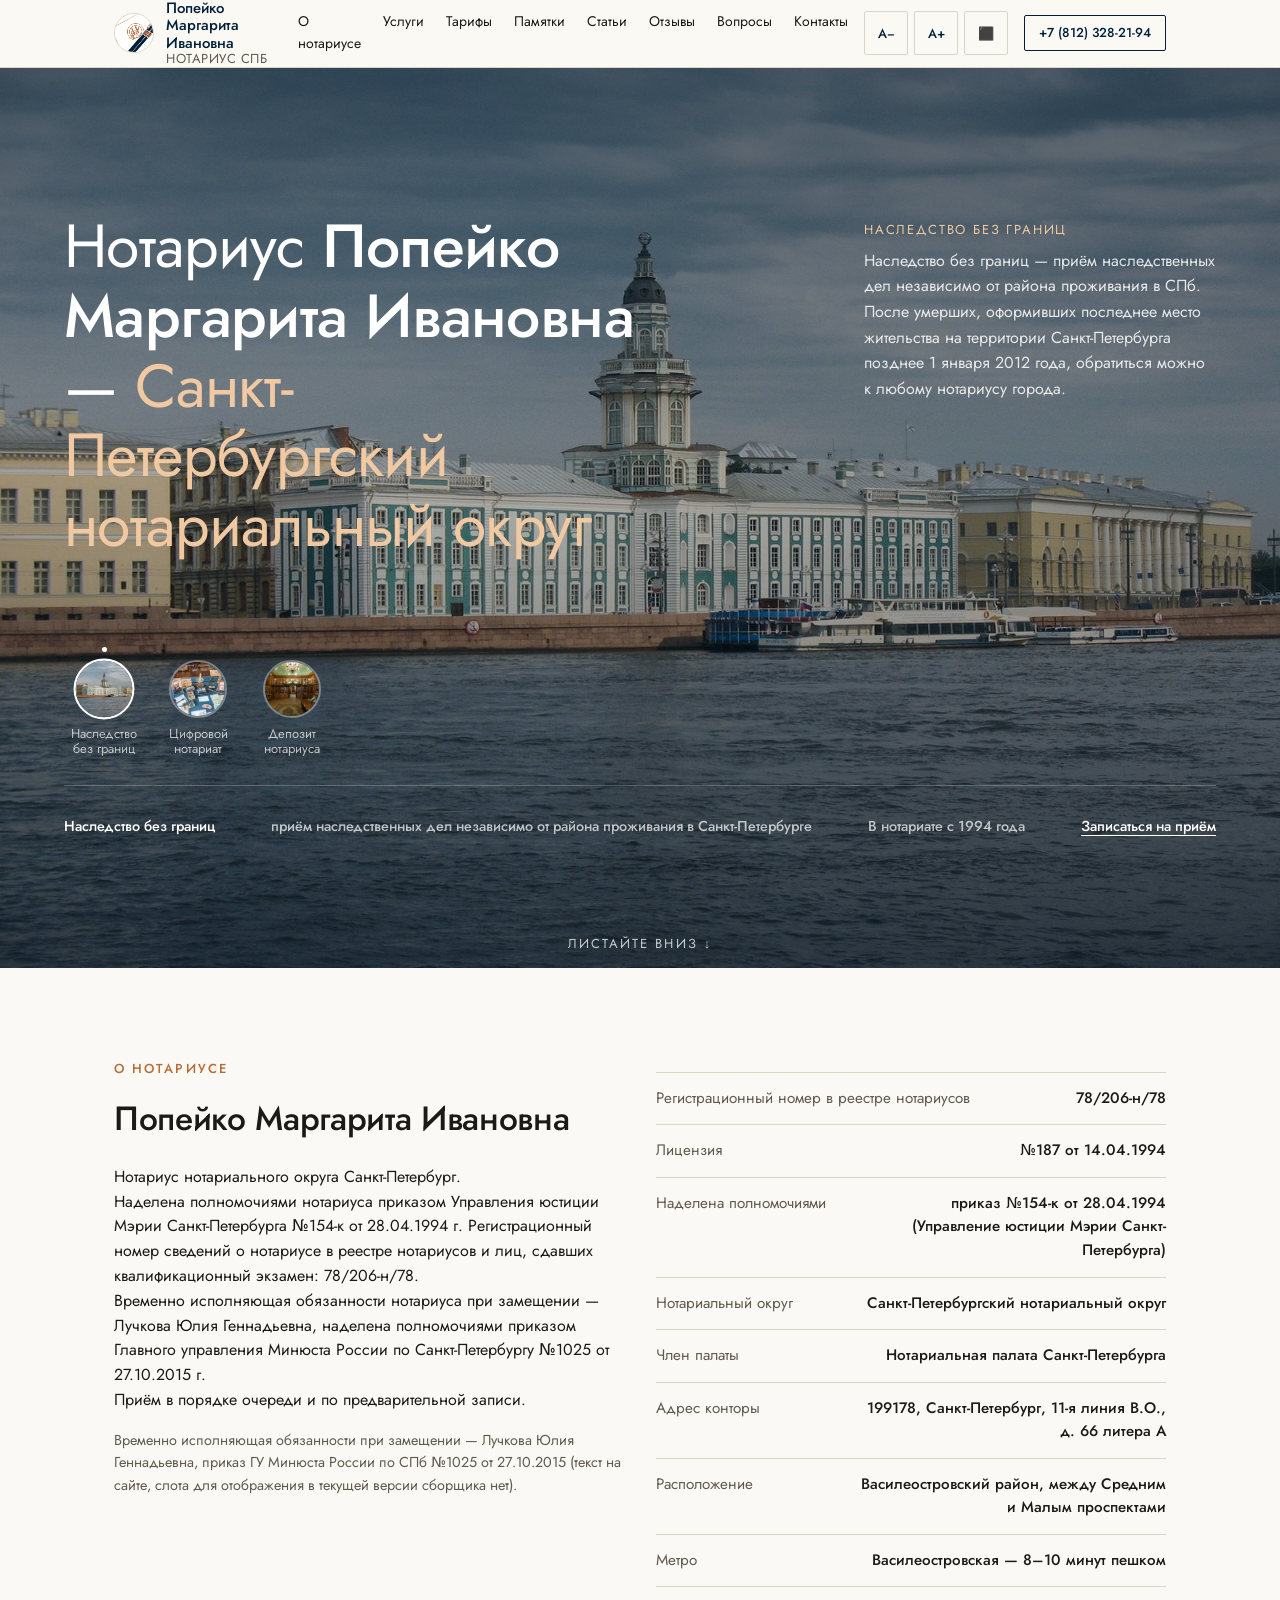
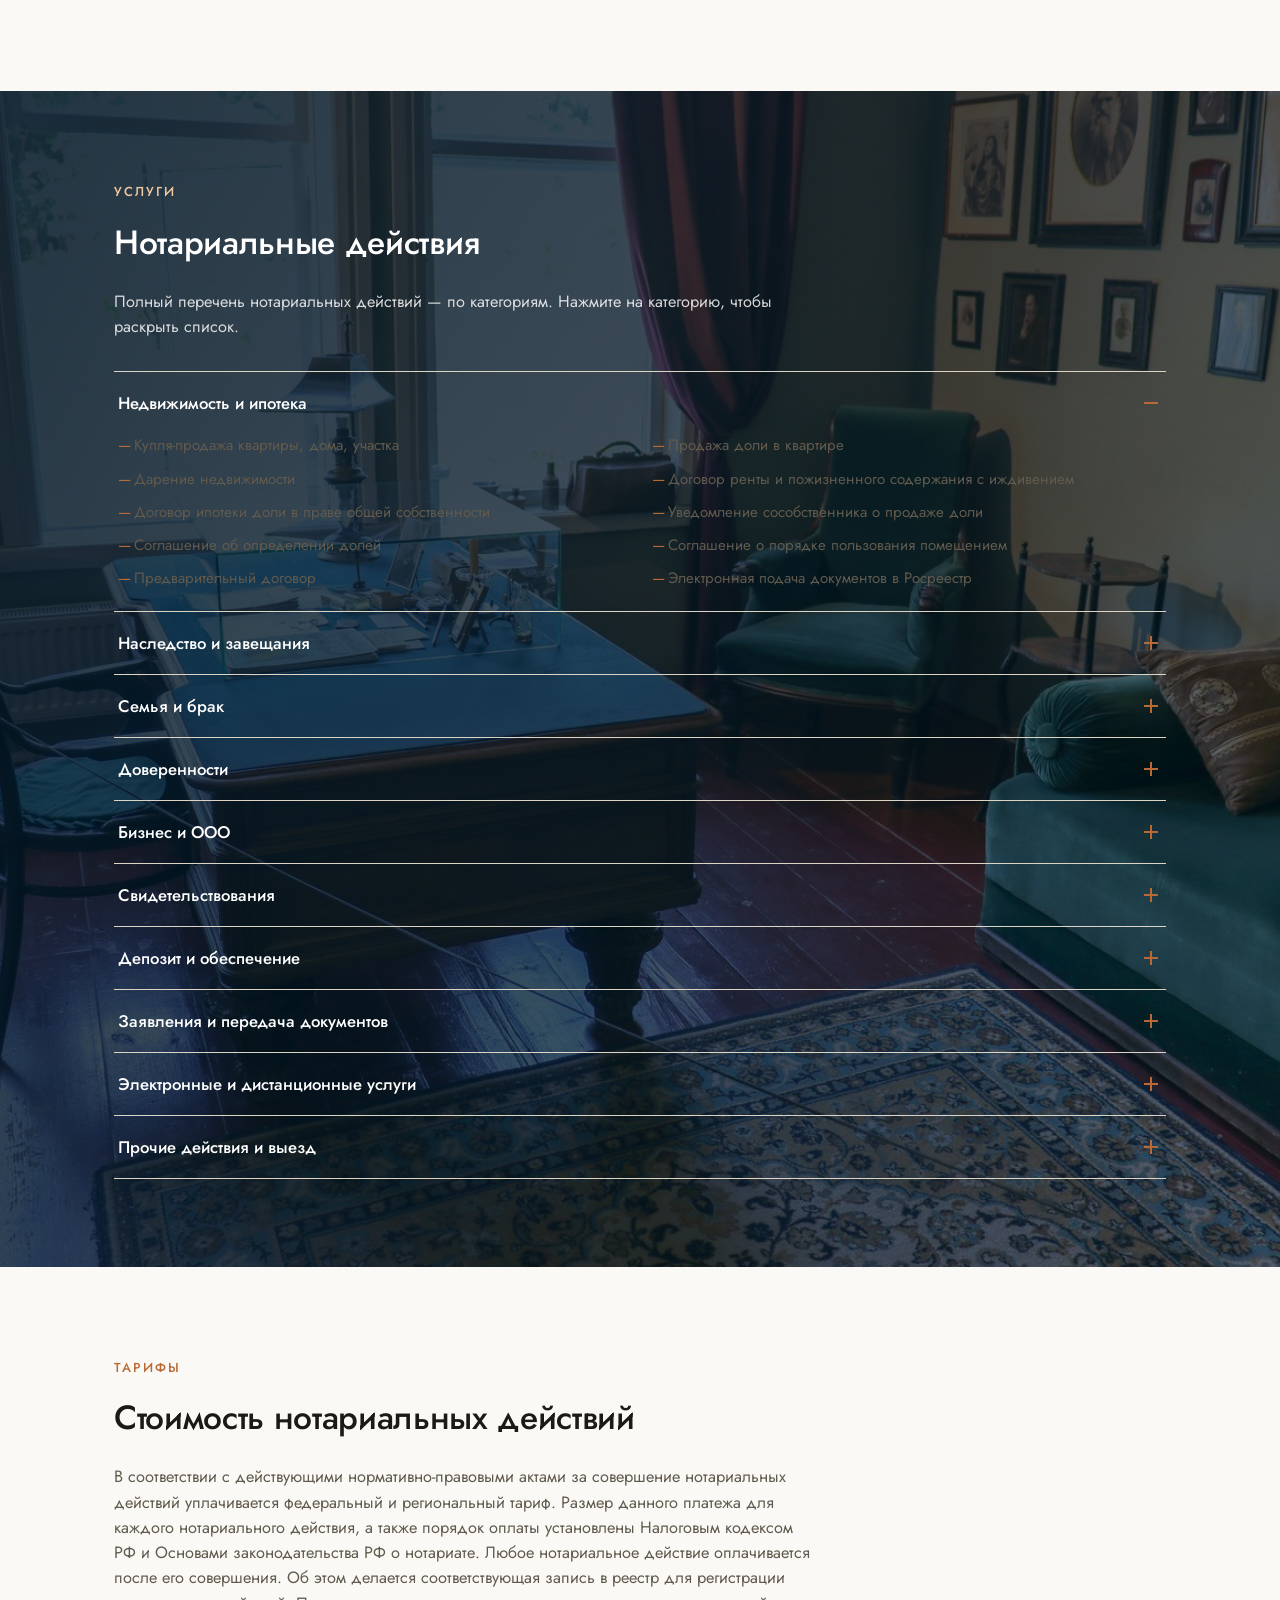
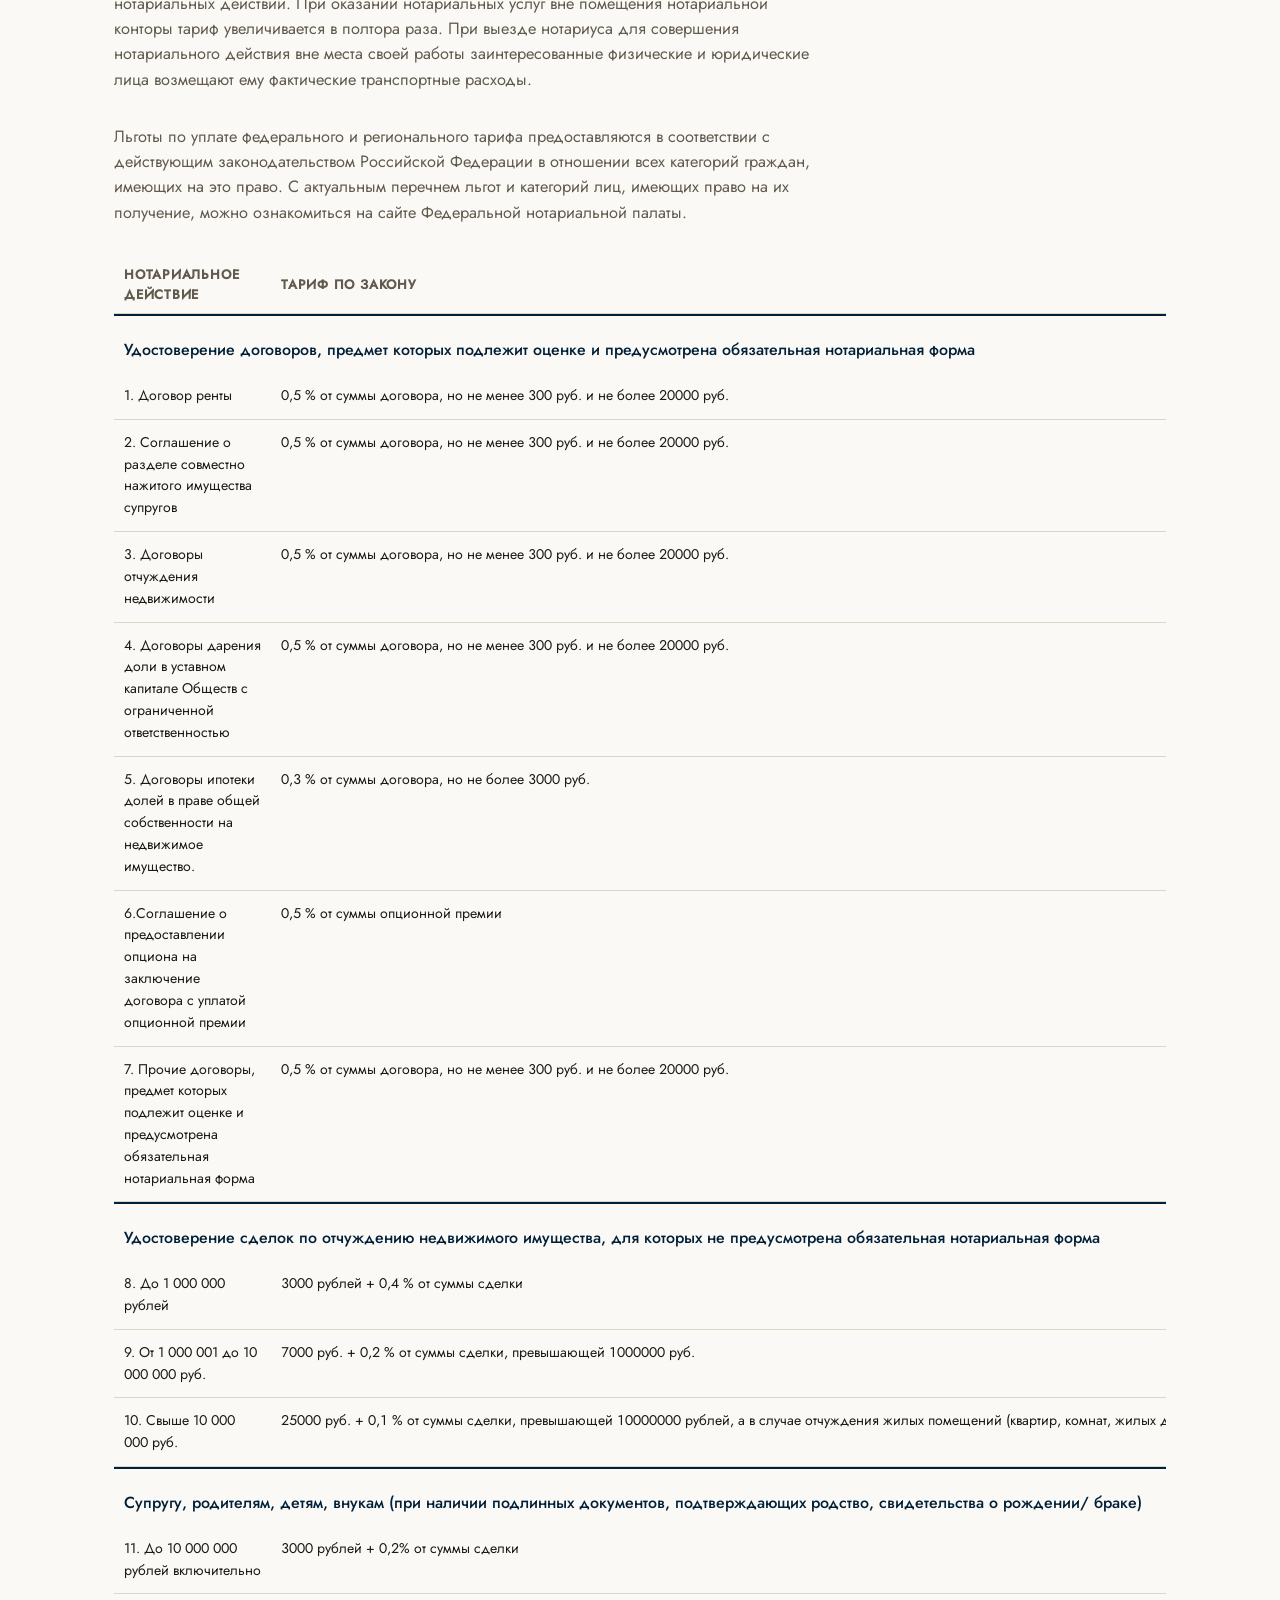
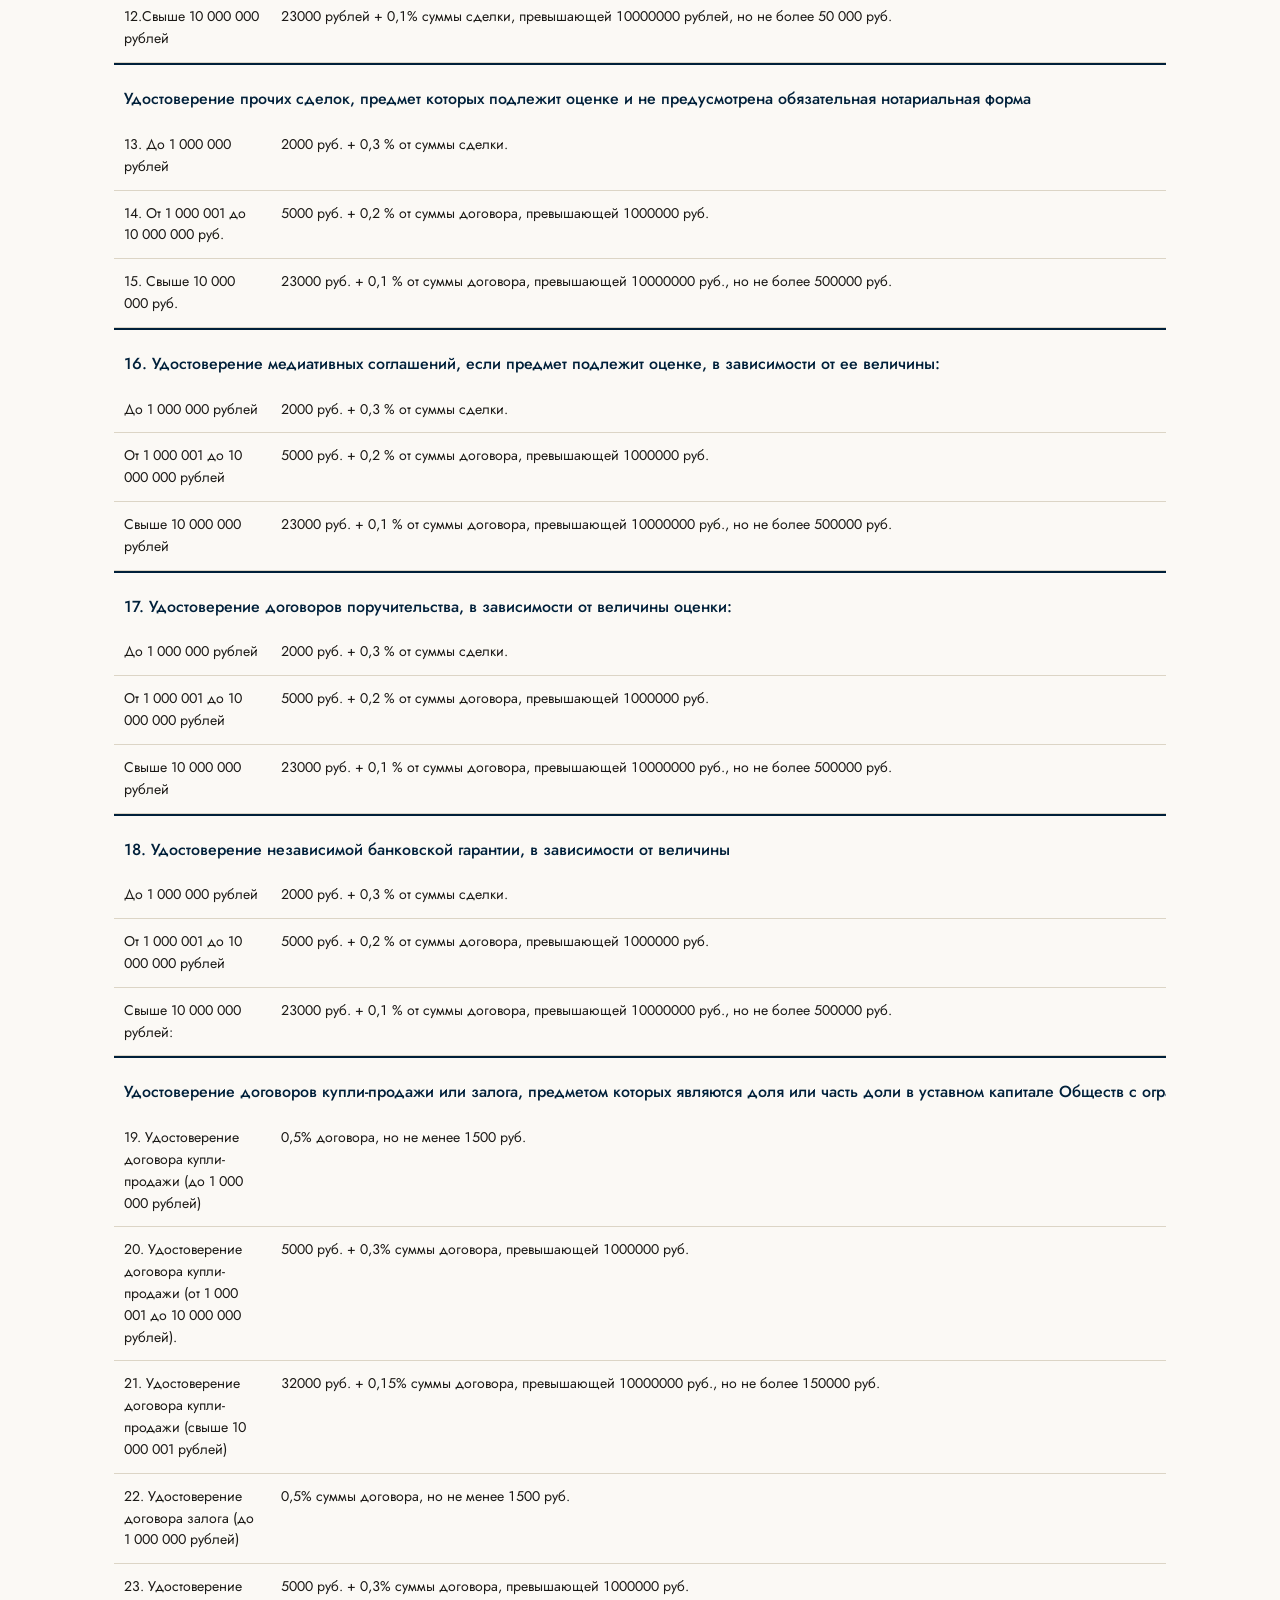
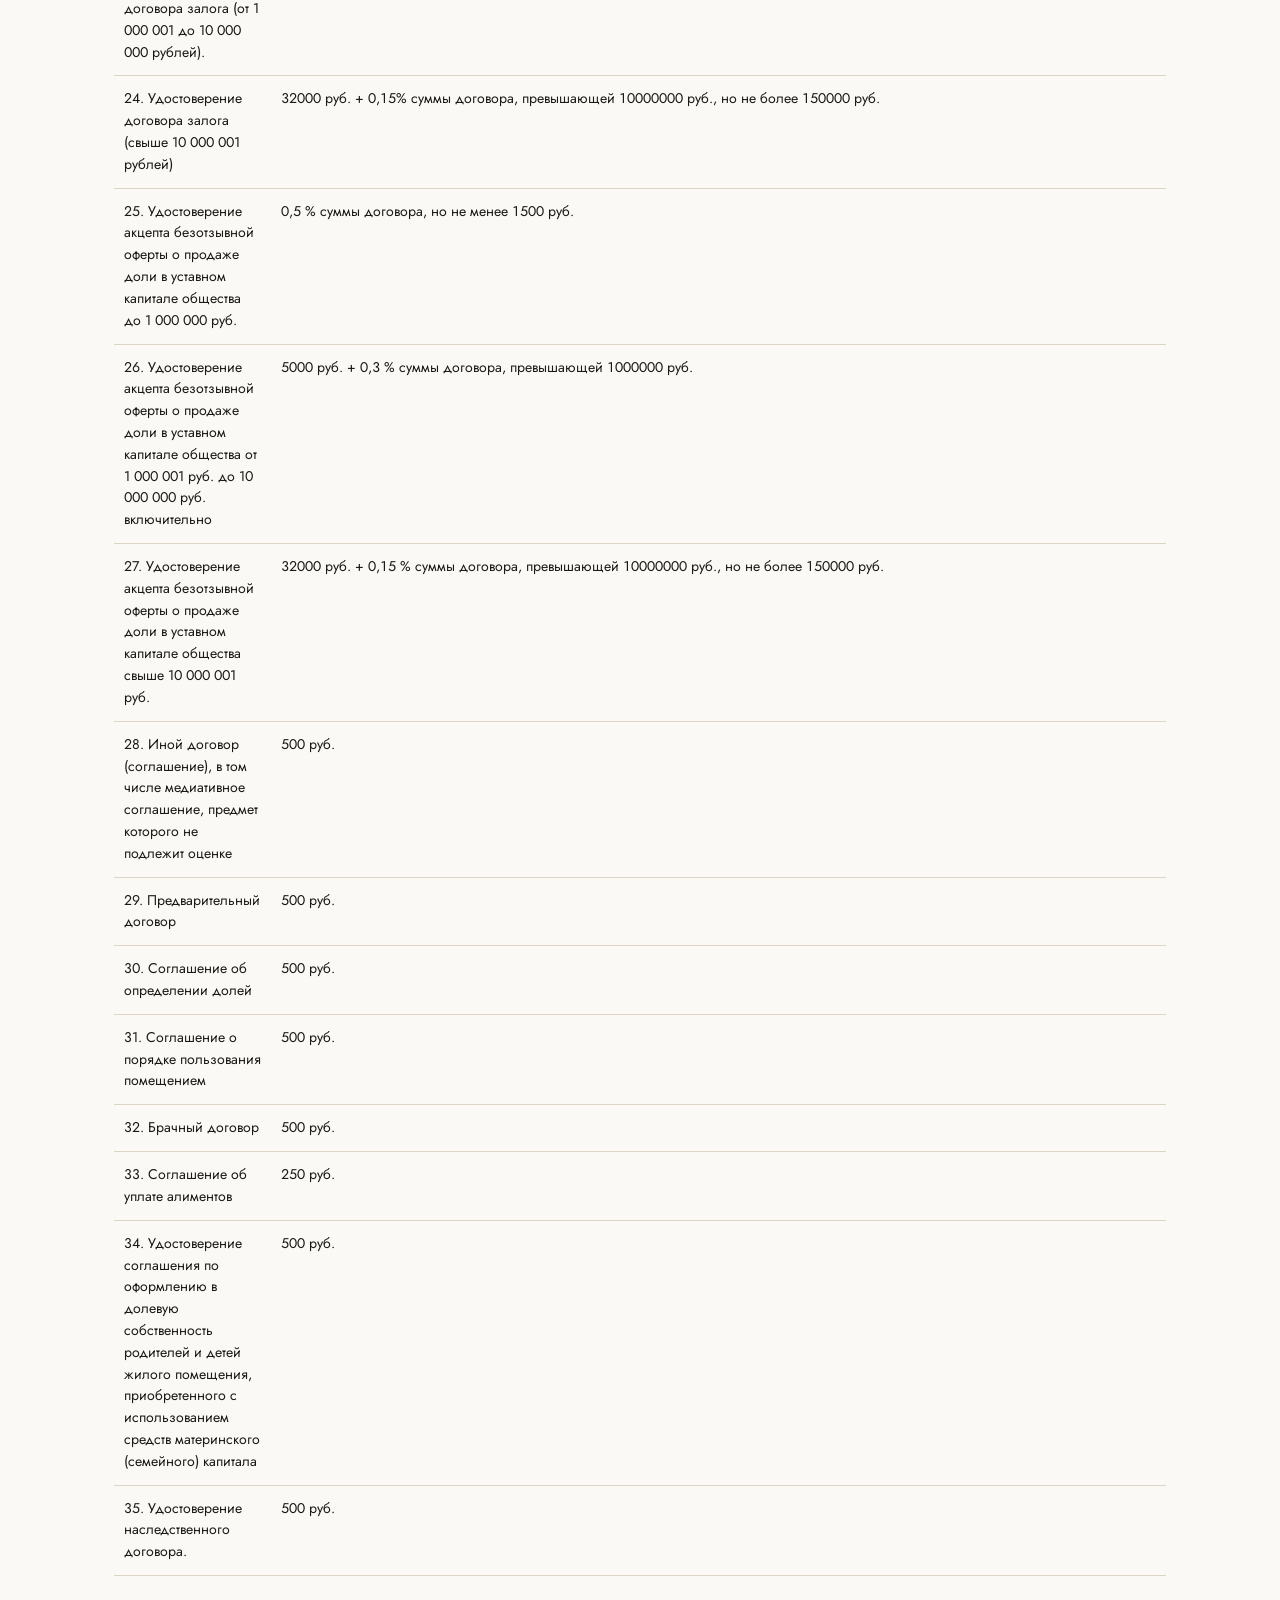
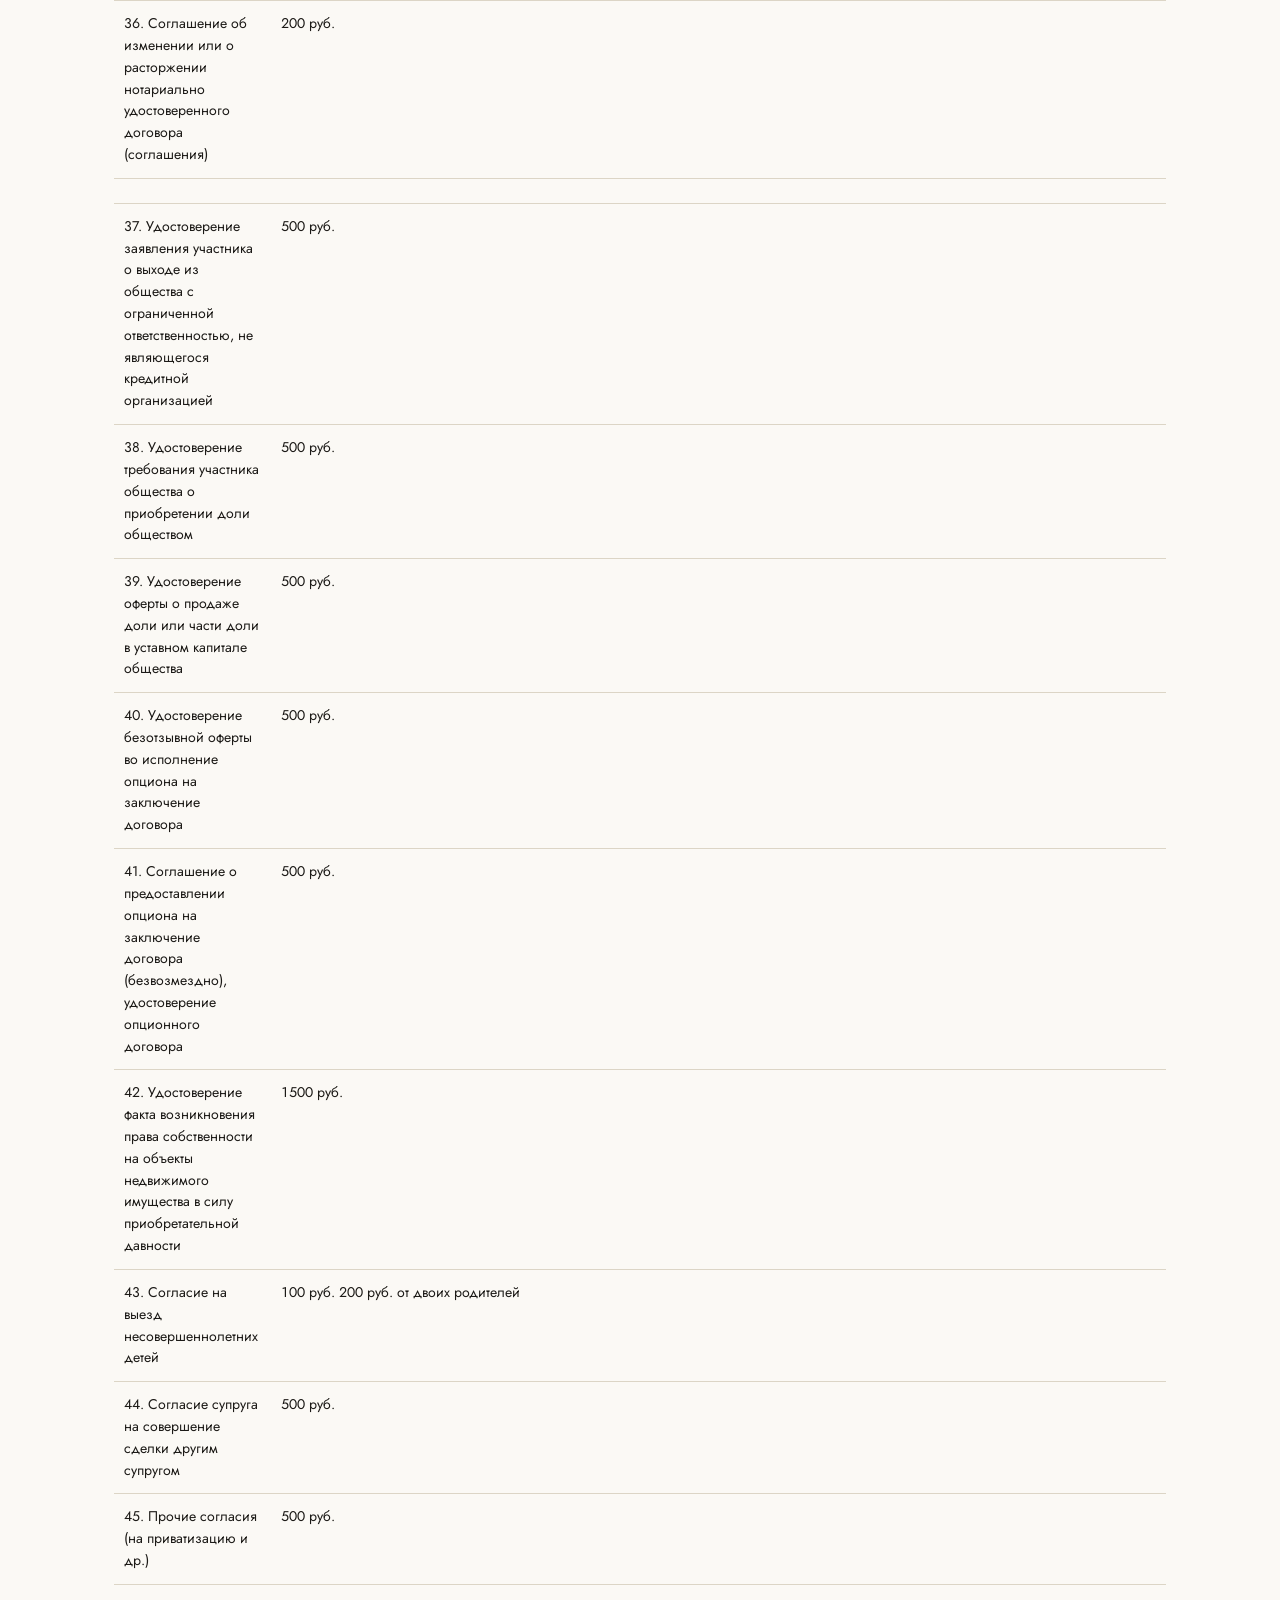
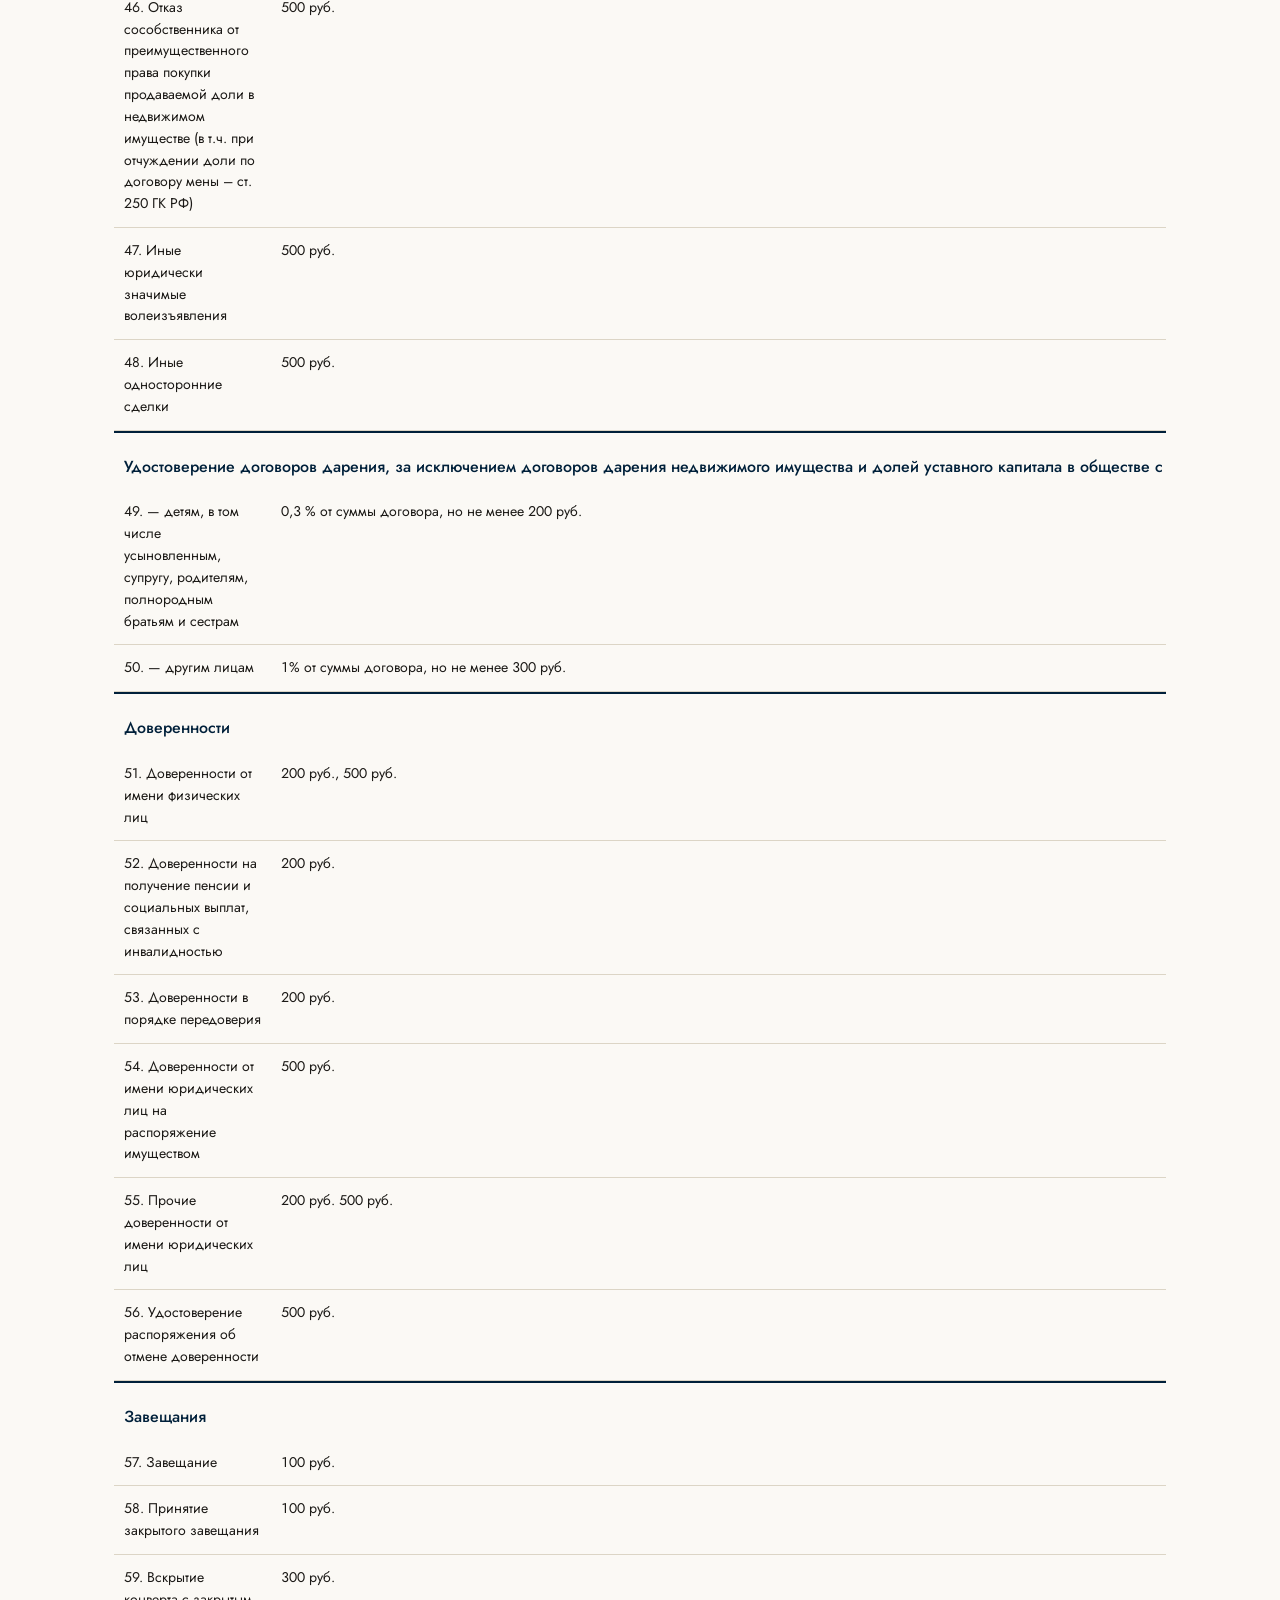
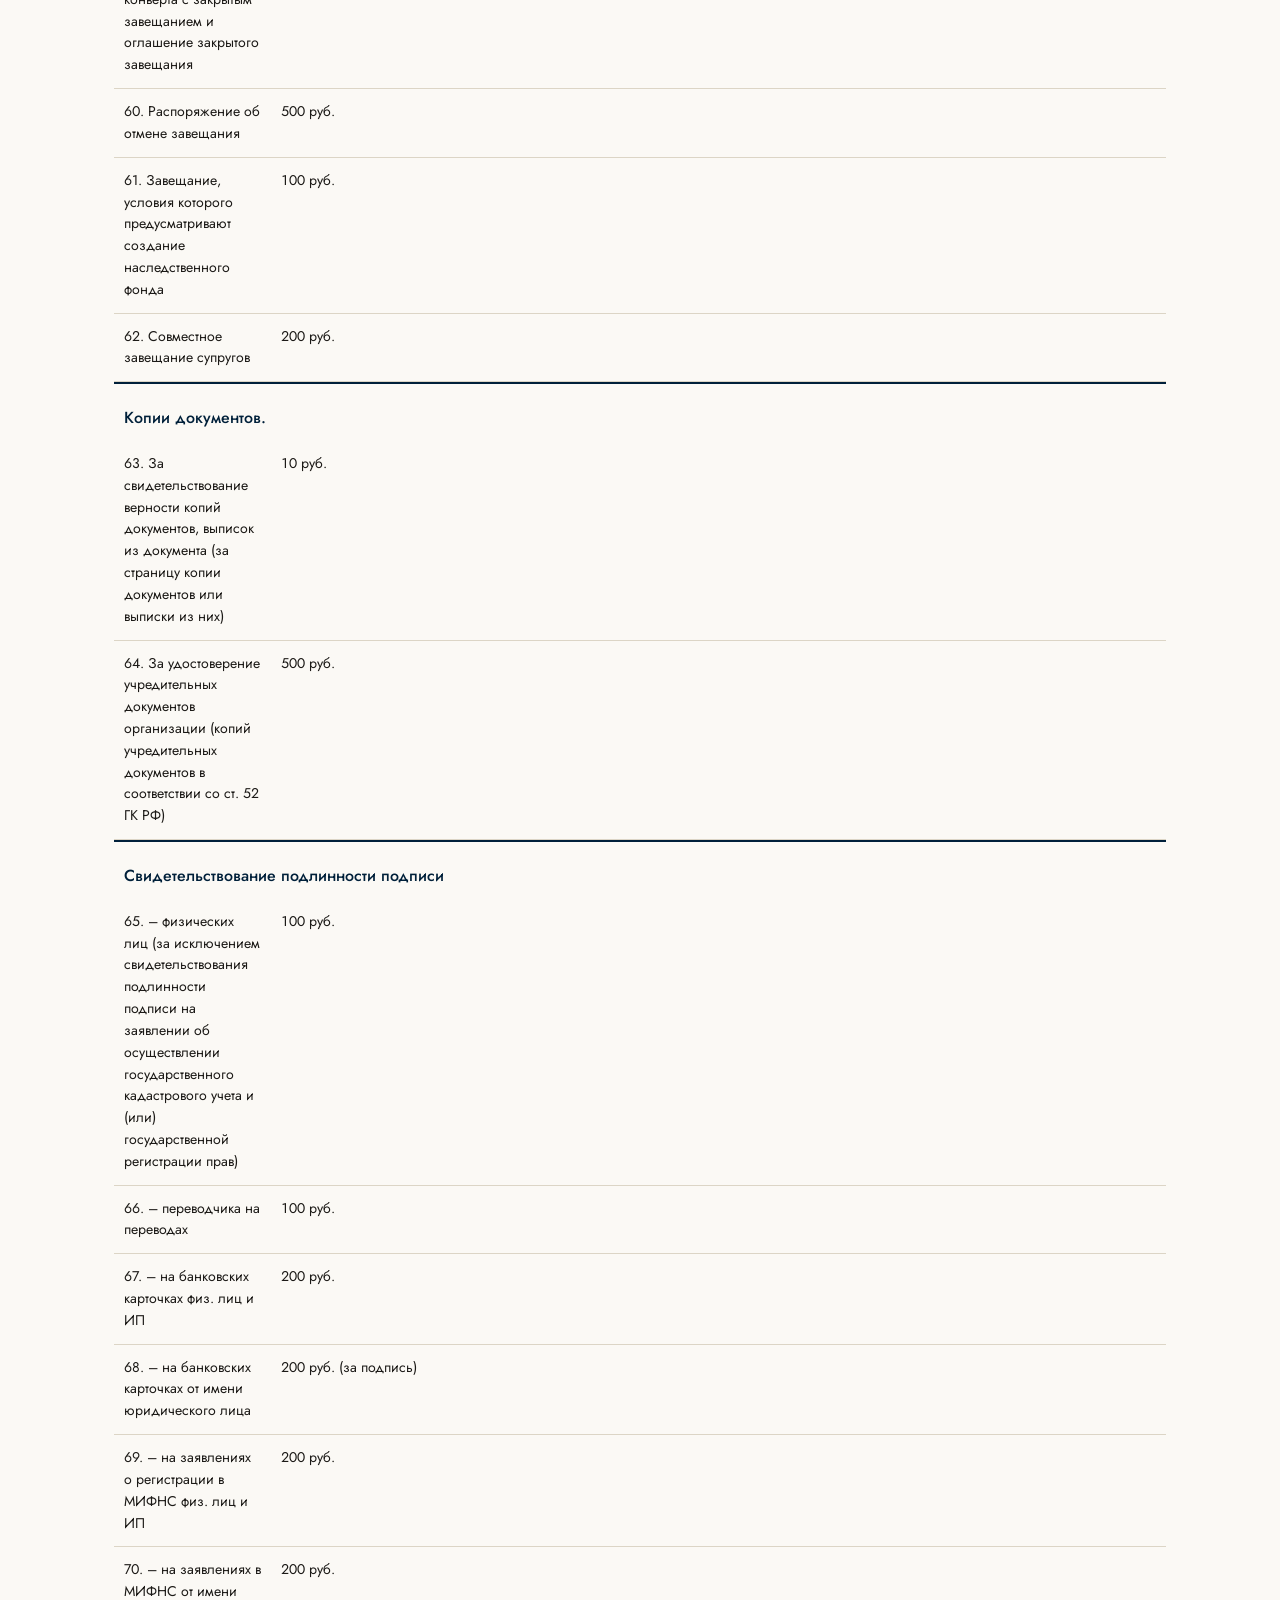
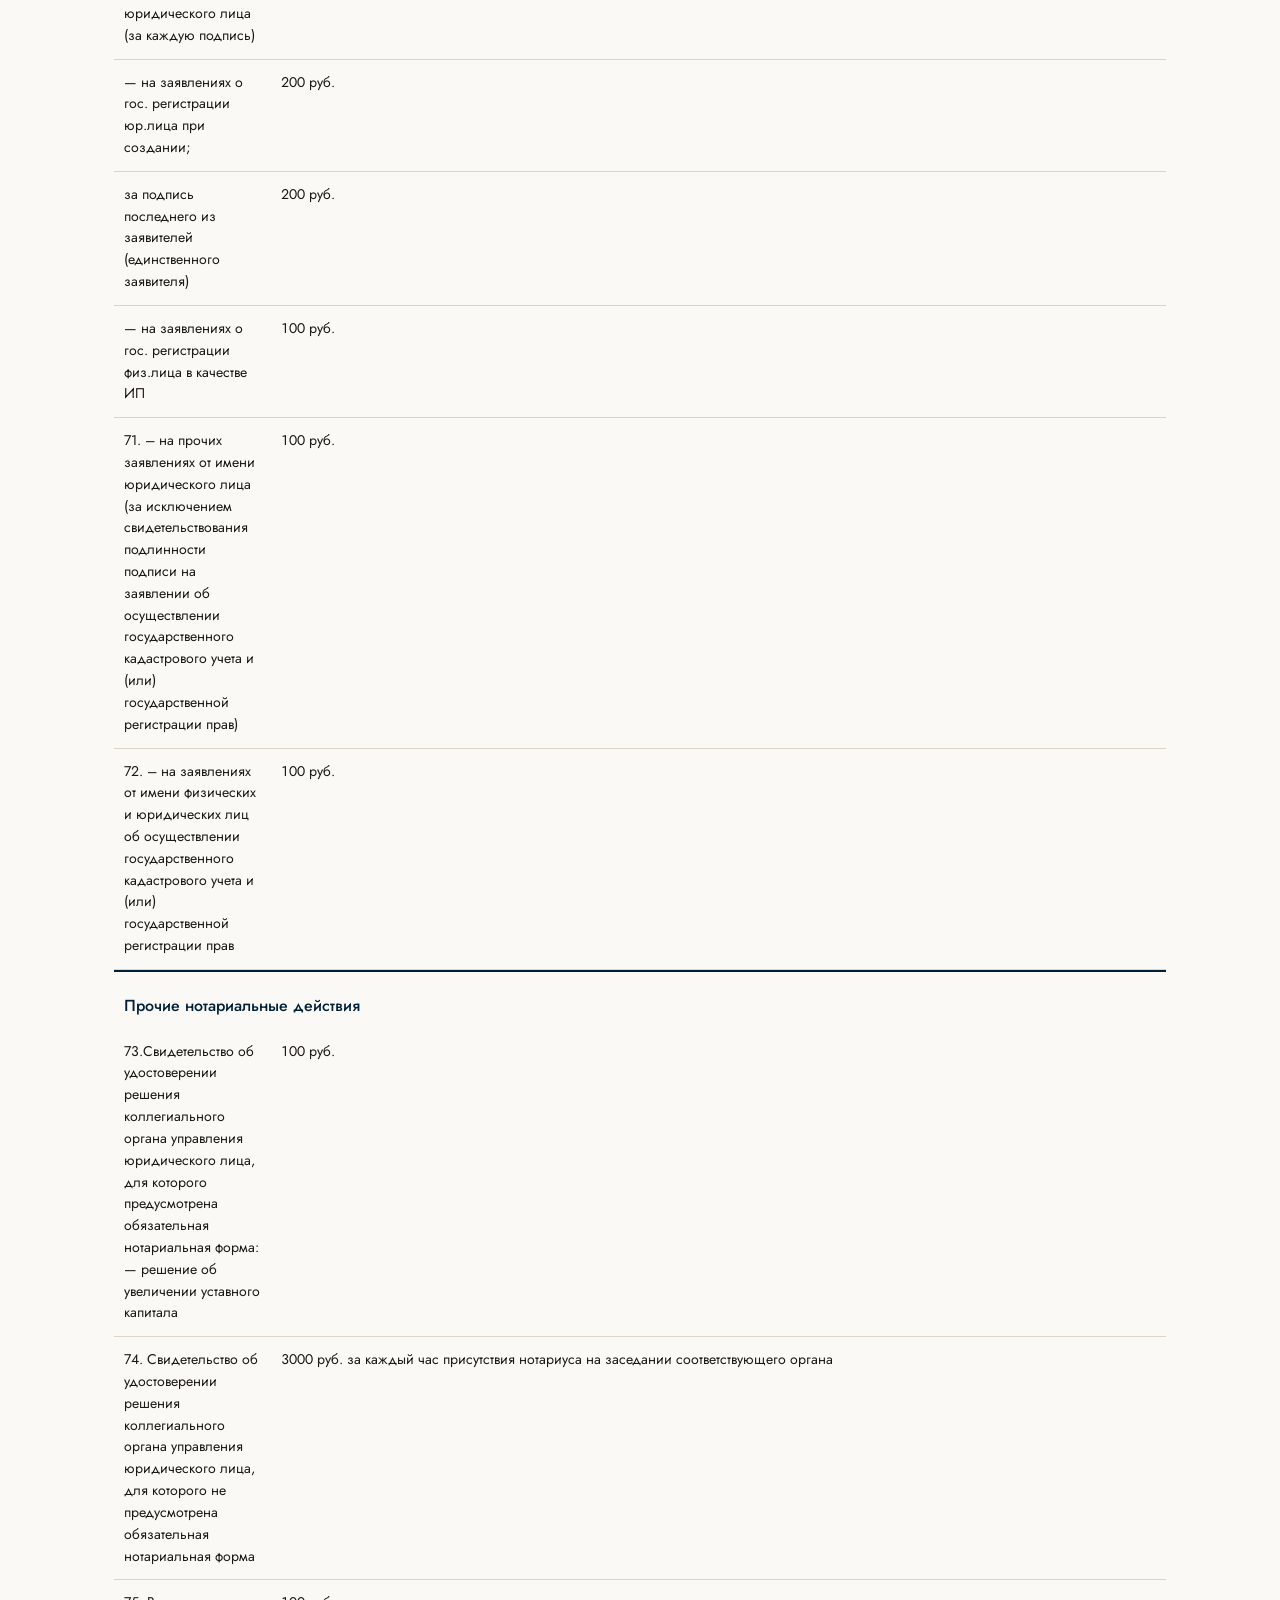
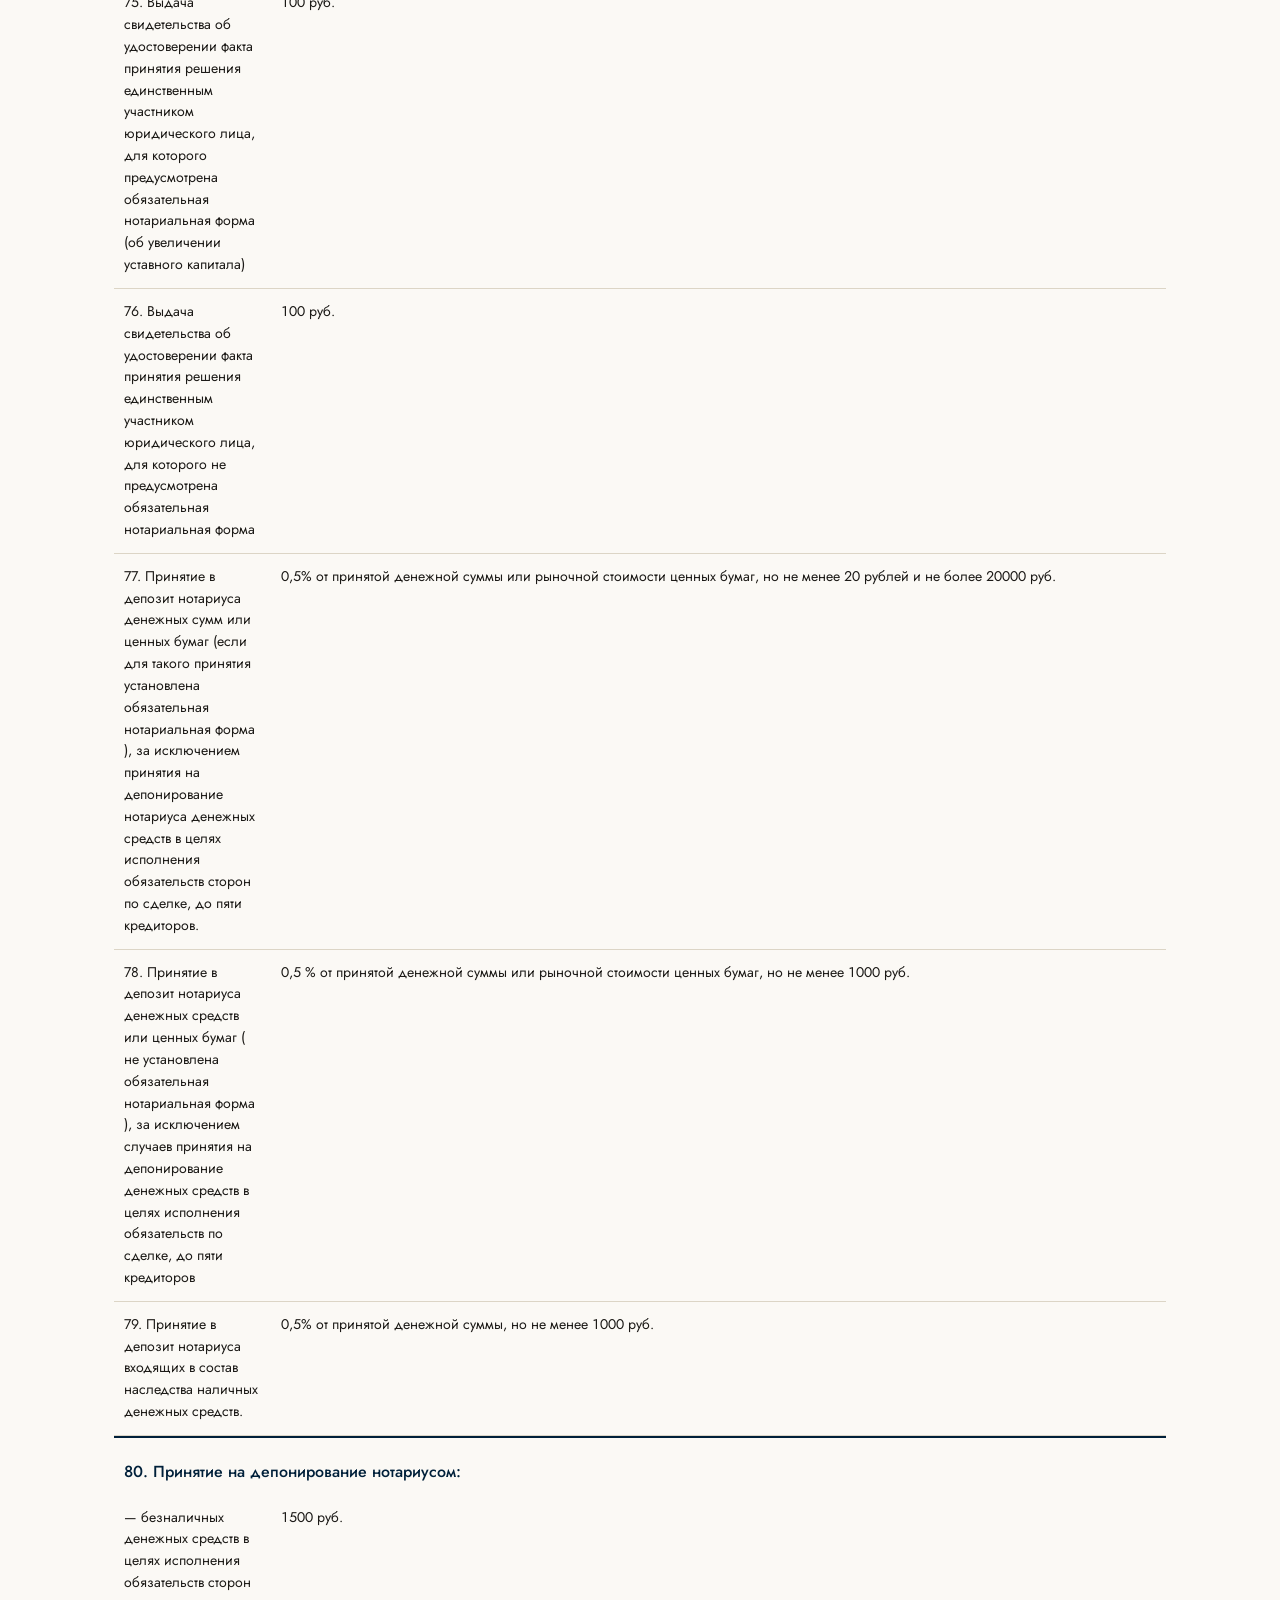
<file: index.html>
<!doctype html>
<html lang="ru">
<head>
<meta charset="utf-8">
<meta name="viewport" content="width=device-width, initial-scale=1">
<title>Попейко Маргарита Ивановна — нотариус в Санкт-Петербурге (Василеостровский район)</title>
<meta name="description" content="Нотариус Попейко Маргарита Ивановна, Санкт-Петербургский нотариальный округ, стаж с 1994 года. Адрес: 11-я линия В.О., 66А, м. Василеостровская. Услуги, тарифы, памятки документов, отзывы, запись по телефону.">
<meta name="robots" content="noindex, nofollow, noarchive">
<link rel="icon" type="image/jpeg" href="img/cropped-cropped-Logo-192x192.jpg">
<link rel="canonical" href="https://kristall2002-art.github.io/v3-popeyko/">
<meta property="og:type" content="website">
<meta property="og:title" content="Попейко Маргарита Ивановна — нотариус в Санкт-Петербурге">
<meta property="og:description" content="Нотариальный округ Санкт-Петербурга, стаж с 1994 года. 11-я линия В.О., 66А, м. Василеостровская.">
<meta property="og:image" content="img/vo_rostral.jpg">
<meta property="og:locale" content="ru_RU">
<link rel="stylesheet" href="styles.css">
  <script type="application/ld+json">{"@context": "https://schema.org", "@type": "Notary", "name": "Нотариус Попейко Маргарита Ивановна", "image": "img/logo.jpg", "telephone": ["+7 (812) 328-21-94", "+7 (921) 946-33-98"], "email": "popeyko@list.ru", "address": {"@type": "PostalAddress", "streetAddress": "11-я линия В.О., д. 66 литера А", "addressLocality": "Санкт-Петербург", "postalCode": "199178", "addressCountry": "RU"}, "geo": {"@type": "GeoCoordinates", "latitude": 59.9468378, "longitude": 30.2666525}, "openingHoursSpecification": [{"@type": "OpeningHoursSpecification", "dayOfWeek": ["Monday", "Tuesday", "Wednesday", "Thursday", "Friday"], "opens": "10:00", "closes": "18:00"}], "aggregateRating": {"@type": "AggregateRating", "ratingValue": "4.7", "reviewCount": "48"}, "review": [{"@type": "Review", "reviewRating": {"@type": "Rating", "ratingValue": 5}, "author": {"@type": "Person", "name": "Андреев Александр Викторович"}, "datePublished": "27.01.2025", "reviewBody": "Один из лучших нотариусов в Санкт-Петербурге. Плюсы: удобная локация, комфортное место ожидания, всегда профессиональные и бесплатные консультации, запись по телефону, нет очередей как у других нотариусов, сотрудники вежливые и внимательные, в помещении есть отделение банка. Минусов не замечено. Все свои сделки по купли-продаже недвижимости провожу именно здесь. Могу смело рекомендовать этот коллектив во главе с лучшим нотариусом Маргаритой Ивановной."}, {"@type": "Review", "reviewRating": {"@type": "Rating", "ratingValue": 5}, "author": {"@type": "Person", "name": "Михеева Ирена Игоревна"}, "datePublished": "25.04.2023", "reviewBody": "Пользуемся услугами данной нотариальной конторы не первый год и хотели бы выразить благодарность нотариусу и всему коллективу за профессионализм и доброжелательный подход! Удобное расположение — удобно добираться как на автомобиле, так и на метро. Работа ведётся оперативно, компетентно и внимательно, очередей не бывает."}, {"@type": "Review", "reviewRating": {"@type": "Rating", "ratingValue": 5}, "author": {"@type": "Person", "name": "Абрамова О.В."}, "datePublished": "16.10.2021", "reviewBody": "Выражаем признательность нотариусу Маргарите Ивановне Попейко и всем сотрудникам нотариальной конторы от Академии Русского Балета имени А.Я. Вагановой. Прекрасно выполненное оформление документов, высочайший профессионализм, консультация и информационная поддержка по любым, даже самым сложным вопросам. В офисе прекрасно налаженная работа, оперативное решение вопросов в кратчайшие сроки."}, {"@type": "Review", "reviewRating": {"@type": "Rating", "ratingValue": 5}, "author": {"@type": "Person", "name": "Наталья"}, "datePublished": "13.09.2019", "reviewBody": "По роду деятельности мне приходится часто обращаться к нотариусу. Раньше работала с другим нотариусом, а последние два года исключительно с Маргаритой Ивановной. Высокий профессионализм, четкость, пунктуальность, добросовестность, готовность помочь — вот отличительные черты Маргариты Ивановны и её коллектива."}]}</script>
  <script type="application/ld+json">{"@context": "https://schema.org", "@type": "FAQPage", "mainEntity": [{"@type": "Question", "name": "Как записаться на приём к нотариусу?", "acceptedAnswer": {"@type": "Answer", "text": "По телефонам +7 (812) 328-21-94 и +7 (921) 946-33-98. Приём в порядке очереди и по предварительной записи."}}, {"@type": "Question", "name": "В какие часы работает нотариальная контора?", "acceptedAnswer": {"@type": "Answer", "text": "Понедельник–пятница: 10:00–18:00. Суббота, воскресенье — выходной."}}, {"@type": "Question", "name": "Сколько стоит нотариальное действие?", "acceptedAnswer": {"@type": "Answer", "text": "Тариф определяют Налоговый кодекс РФ и Основы законодательства РФ о нотариате, дополнительно взимается плата за услуги правового и технического характера (УПТХ). Точную стоимость уточняйте на приёме."}}, {"@type": "Question", "name": "Есть ли льготы при оплате тарифа?", "acceptedAnswer": {"@type": "Answer", "text": "Да, льготы предоставляются отдельным категориям граждан согласно законодательству РФ; актуальный перечень — на сайте Федеральной нотариальной палаты."}}, {"@type": "Question", "name": "Что делать, если нотариус временно отсутствует?", "acceptedAnswer": {"@type": "Answer", "text": "Временно исполняющая обязанности при замещении — Лучкова Юлия Геннадьевна, приказ ГУ Минюста России по СПб №1025 от 27.10.2015 (текст на сайте, слота для отображения в текущей версии сборщика нет)."}}, {"@type": "Question", "name": "Можно ли обратиться по вопросу наследства не по месту прописки?", "acceptedAnswer": {"@type": "Answer", "text": "Да, действует принцип «наследство без границ»: по наследственным делам после лиц с последним местом жительства в Санкт-Петербурге можно обратиться к любому нотариусу города."}}, {"@type": "Question", "name": "Как оплатить услуги нотариуса?", "acceptedAnswer": {"@type": "Answer", "text": "Уточняется по телефону конторы (способы оплаты не опубликованы на сайте)"}}, {"@type": "Question", "name": "Можно ли оформить документы удалённо?", "acceptedAnswer": {"@type": "Answer", "text": "Часть нотариальных действий доступна в электронном виде: удостоверение равнозначности документов, подача в Росреестр и ФНС, обеспечение цифровых доказательств. Личное присутствие обязательно там, где требуется проверка личности и личная подпись."}}]}</script>
</head>
<body>
<a class="skip-link" href="#main">Перейти к содержимому</a>
  <header class="site-header">
    <div class="container">
      <a class="brand" href="#top">
        <span class="brand__mark"><img src="img/logo.jpg" alt="Эмблема нотариуса М. И. Попейко" width="40" height="40"></span>
        <span class="brand__text">
          <span class="brand__name">Попейко Маргарита Ивановна</span>
          <span class="brand__role">Нотариус СПб</span>
        </span>
      </a>
      <nav class="main-nav" aria-label="Основная навигация">
          <a href="#about">О нотариусе</a>
          <a href="#services">Услуги</a>
          <a href="#tariffs">Тарифы</a>
          <a href="#docs">Памятки</a>
          <a href="#articles">Статьи</a>
          <a href="#reviews">Отзывы</a>
          <a href="#faq">Вопросы</a>
          <a href="#contacts">Контакты</a>
      </nav>
      <div class="header-tools">
        <button type="button" class="a11y-btn" id="fsMinus" aria-label="Уменьшить размер текста">А−</button>
        <button type="button" class="a11y-btn" id="fsPlus" aria-label="Увеличить размер текста">А+</button>
        <button type="button" class="a11y-btn" id="contrastToggle" aria-pressed="false" aria-label="Версия для слабовидящих">⬛</button>
        <button type="button" class="a11y-btn" id="navToggle" aria-expanded="false" aria-controls="mobileNav" aria-label="Открыть меню" style="min-width:44px">☰</button>
      </div>
      <a class="header-phone" href="tel:+78123282194">+7 (812) 328-21-94</a>
    </div>
    <nav id="mobileNav" class="mobile-nav" aria-label="Мобильная навигация">
        <a href="#about">О нотариусе</a>
        <a href="#services">Услуги</a>
        <a href="#tariffs">Тарифы</a>
        <a href="#docs">Памятки</a>
        <a href="#articles">Статьи</a>
        <a href="#reviews">Отзывы</a>
        <a href="#faq">Вопросы</a>
        <a href="#contacts">Контакты</a>
    </nav>
  </header>
<main id="main">
  <section class="hero" id="top">
      <div class="hero__bg is-active" style="background-image:url('img/vo_kunstkamera.jpg')" aria-hidden="true"></div>
      <div class="hero__bg" style="background-image:url('img/int_stol.jpg')" aria-hidden="true"></div>
      <div class="hero__bg" style="background-image:url('img/int_biblioteka.jpg')" aria-hidden="true"></div>
      <div class="hero__gradient" aria-hidden="true"></div>
      <div class="hero__content">
        <div class="hero__top">
          <h1 class="hero__h1">Нотариус <b>Попейко Маргарита Ивановна</b> — <span class="accent">Санкт-Петербургский нотариальный округ</span></h1>
          <div class="hero__desc-wrap">
            <span class="hero__desc-label" id="heroDescLabel">Наследство без границ</span>
            <p class="hero__desc fade-in" id="heroDesc">Наследство без границ — приём наследственных дел независимо от района проживания в СПб. После умерших, оформивших последнее место жительства на территории Санкт-Петербурга позднее 1 января 2012 года, обратиться можно к любому нотариусу города.</p>
          </div>
        </div>
        <div class="hero__bottom">
          <div class="picker" role="group" aria-label="Направления работы нотариуса">
        <button type="button" class="picker__item" aria-pressed="true"
          data-label="Наследство без границ" data-role="приём наследственных дел независимо от района проживания в Санкт-Петербурге" data-desc="Наследство без границ — приём наследственных дел независимо от района проживания в СПб. После умерших, оформивших последнее место жительства на территории Санкт-Петербурга позднее 1 января 2012 года, обратиться можно к любому нотариусу города."
          aria-label="Показать: Наследство без границ">
          <span class="picker__dot" aria-hidden="true"></span>
          <span class="picker__thumb"><img src="img/vo_kunstkamera.jpg" alt="" loading="lazy" width="58" height="58"></span>
          <span class="picker__label">Наследство без границ</span>
        </button>
        <button type="button" class="picker__item" aria-pressed="false"
          data-label="Цифровой нотариат" data-role="электронная подача документов в Росреестр и ФНС" data-desc="Цифровой нотариат — электронная подача документов в Росреестр и ФНС. Нотариально удостоверенные документы в электронной форме имеют ту же юридическую силу, что и бумажные, благодаря квалифицированной электронной подписи и Единой информационной системе нотариата."
          aria-label="Показать: Цифровой нотариат">
          <span class="picker__dot" aria-hidden="true"></span>
          <span class="picker__thumb"><img src="img/int_stol.jpg" alt="" loading="lazy" width="58" height="58"></span>
          <span class="picker__label">Цифровой нотариат</span>
        </button>
        <button type="button" class="picker__item" aria-pressed="false"
          data-label="Депозит нотариуса" data-role="расчёты по сделкам через депозитный счёт" data-desc="Депозит нотариуса — расчёты по сделкам через депозитный счёт. По договорам купли-продажи, цессии и другим нотариальным сделкам стороны могут производить расчёты через депозитный счёт нотариуса до или после подписания договора."
          aria-label="Показать: Депозит нотариуса">
          <span class="picker__dot" aria-hidden="true"></span>
          <span class="picker__thumb"><img src="img/int_biblioteka.jpg" alt="" loading="lazy" width="58" height="58"></span>
          <span class="picker__label">Депозит нотариуса</span>
        </button>
          </div>
          <div class="hero__meta">
            <span class="hero__meta-name fade-in" id="heroMetaName">Наследство без границ</span>
            <span class="hero__meta-role" id="heroMetaRole">приём наследственных дел независимо от района проживания в Санкт-Петербурге</span>
            <span class="hero__meta-static">В нотариате с 1994 года</span>
            <a class="hero__meta-cta" href="tel:+78123282194">Записаться на приём</a>
          </div>
        </div>
      </div>
      <span class="hero__scroll">Листайте вниз ↓</span>
  </section>
  <section id="about" class="section--tint">
    <div class="container grid-2">
      <div>
        <span class="eyebrow">О нотариусе</span>
        <h2 class="h-title">Попейко Маргарита Ивановна</h2>
        <p>Нотариус нотариального округа Санкт-Петербург.</p>
        <p>Наделена полномочиями нотариуса приказом Управления юстиции Мэрии Санкт-Петербурга №154-к от 28.04.1994 г. Регистрационный номер сведений о нотариусе в реестре нотариусов и лиц, сдавших квалификационный экзамен: 78/206-н/78.</p>
        <p>Временно исполняющая обязанности нотариуса при замещении — Лучкова Юлия Геннадьевна, наделена полномочиями приказом Главного управления Минюста России по Санкт-Петербургу №1025 от 27.10.2015 г.</p>
        <p>Приём в порядке очереди и по предварительной записи.</p>
        <p class="muted" style="margin-top:16px;font-size:.9rem">Временно исполняющая обязанности при замещении — Лучкова Юлия Геннадьевна, приказ ГУ Минюста России по СПб №1025 от 27.10.2015 (текст на сайте, слота для отображения в текущей версии сборщика нет).</p>
      </div>
      <dl class="fact-list">
          <div><dt>Регистрационный номер в реестре нотариусов</dt><dd>78/206-н/78</dd></div>
          <div><dt>Лицензия</dt><dd>№187 от 14.04.1994</dd></div>
          <div><dt>Наделена полномочиями</dt><dd>приказ №154-к от 28.04.1994 (Управление юстиции Мэрии Санкт-Петербурга)</dd></div>
          <div><dt>Нотариальный округ</dt><dd>Санкт-Петербургский нотариальный округ</dd></div>
          <div><dt>Член палаты</dt><dd>Нотариальная палата Санкт-Петербурга</dd></div>
          <div><dt>Адрес конторы</dt><dd>199178, Санкт-Петербург, 11-я линия В.О., д. 66 литера А</dd></div>
          <div><dt>Расположение</dt><dd>Василеостровский район, между Средним и Малым проспектами</dd></div>
          <div><dt>Метро</dt><dd>Василеостровская — 8–10 минут пешком</dd></div>
      </dl>
    </div>
  </section>
  <section id="services" class="section--photo" style="background-image:url('img/int_kabinet.jpg')">
    <div class="container">
      <span class="eyebrow">Услуги</span>
      <h2 class="h-title">Нотариальные действия</h2>
      <p class="lede">Полный перечень нотариальных действий — по категориям. Нажмите на категорию, чтобы раскрыть список.</p>
      <div class="svc">
        <details class="svc__cat" open>
          <summary><span>Недвижимость и ипотека</span><span class="plus" aria-hidden="true"></span></summary>
          <ul class="svc__list">
            <li>Купля-продажа квартиры, дома, участка</li>
            <li>Продажа доли в квартире</li>
            <li>Дарение недвижимости</li>
            <li>Договор ренты и пожизненного содержания с иждивением</li>
            <li>Договор ипотеки доли в праве общей собственности</li>
            <li>Уведомление сособственника о продаже доли</li>
            <li>Соглашение об определении долей</li>
            <li>Соглашение о порядке пользования помещением</li>
            <li>Предварительный договор</li>
            <li>Электронная подача документов в Росреестр</li>
          </ul>
        </details>
        <details class="svc__cat">
          <summary><span>Наследство и завещания</span><span class="plus" aria-hidden="true"></span></summary>
          <ul class="svc__list">
            <li>Удостоверение завещания</li>
            <li>Совместное завещание супругов</li>
            <li>Наследственный договор</li>
            <li>Открытие и ведение наследственного дела</li>
            <li>Свидетельство о праве на наследство</li>
            <li>Соглашение о разделе наследственного имущества</li>
            <li>Принятие мер по охране наследства</li>
            <li>Выезд к завещателю на дом или в больницу</li>
          </ul>
        </details>
        <details class="svc__cat">
          <summary><span>Семья и брак</span><span class="plus" aria-hidden="true"></span></summary>
          <ul class="svc__list">
            <li>Брачный договор</li>
            <li>Соглашение о разделе совместно нажитого имущества</li>
            <li>Соглашение об уплате алиментов</li>
            <li>Оформление материнского капитала в долевую собственность</li>
            <li>Согласие супруга на сделку</li>
            <li>Согласие на выезд ребёнка за границу</li>
            <li>Согласие на регистрацию по месту жительства</li>
          </ul>
        </details>
        <details class="svc__cat">
          <summary><span>Доверенности</span><span class="plus" aria-hidden="true"></span></summary>
          <ul class="svc__list">
            <li>Генеральная доверенность</li>
            <li>На управление и распоряжение автомобилем</li>
            <li>На управление квартирой</li>
            <li>На представление интересов в суде</li>
            <li>На представление интересов несовершеннолетнего</li>
            <li>На получение пенсии и пособий</li>
            <li>На ведение наследственного дела</li>
            <li>На получение документов</li>
            <li>На распоряжение банковским счётом</li>
            <li>Машиночитаемая доверенность (МЧД)</li>
            <li>Отмена доверенности</li>
          </ul>
        </details>
        <details class="svc__cat">
          <summary><span>Бизнес и ООО</span><span class="plus" aria-hidden="true"></span></summary>
          <ul class="svc__list">
            <li>Купля-продажа доли в уставном капитале ООО</li>
            <li>Дарение доли в уставном капитале</li>
            <li>Залог доли</li>
            <li>Удостоверение решения единственного участника</li>
            <li>Удостоверение протокола общего собрания участников</li>
            <li>Акцепт безотзывной оферты о продаже доли</li>
            <li>Опционный договор и соглашение о предоставлении опциона</li>
            <li>Договор конвертируемого займа</li>
            <li>Заявление о выходе участника из ООО</li>
            <li>Договор инвестиционного товарищества</li>
            <li>Соглашение об управлении хозяйственным партнёрством</li>
          </ul>
        </details>
        <details class="svc__cat">
          <summary><span>Свидетельствования</span><span class="plus" aria-hidden="true"></span></summary>
          <ul class="svc__list">
            <li>Свидетельствование подлинности подписи</li>
            <li>Свидетельствование верности копий документов и выписок</li>
            <li>Свидетельствование верности перевода</li>
            <li>Удостоверение времени предъявления документа</li>
            <li>Удостоверение равнозначности электронного и бумажного документа</li>
            <li>Удостоверение факта нахождения гражданина в живых</li>
            <li>Обеспечение доказательств в интернете (осмотр сайта)</li>
          </ul>
        </details>
        <details class="svc__cat">
          <summary><span>Депозит и обеспечение</span><span class="plus" aria-hidden="true"></span></summary>
          <ul class="svc__list">
            <li>Нотариальный депозит по сделке с недвижимостью</li>
            <li>Депозит при банкротстве</li>
            <li>Регистрация уведомления о залоге движимого имущества</li>
            <li>Выписка из реестра уведомлений о залоге</li>
            <li>Исполнительная надпись</li>
            <li>Протест векселя</li>
          </ul>
        </details>
        <details class="svc__cat">
          <summary><span>Заявления и передача документов</span><span class="plus" aria-hidden="true"></span></summary>
          <ul class="svc__list">
            <li>Передача заявлений и документов почтой и по каналам связи</li>
            <li>Свидетельство о передаче заявления</li>
            <li>Принятие на хранение документов</li>
            <li>Обеспечение доказательств</li>
          </ul>
        </details>
        <details class="svc__cat">
          <summary><span>Электронные и дистанционные услуги</span><span class="plus" aria-hidden="true"></span></summary>
          <ul class="svc__list">
            <li>Дистанционная сделка с участием двух нотариусов</li>
            <li>Электронная подача документов в Росреестр и ФНС</li>
            <li>Удостоверение равнозначности документов</li>
            <li>Выписки из ЕГРН и ЕГРЮЛ через нотариуса</li>
            <li>Машиночитаемые доверенности</li>
          </ul>
        </details>
        <details class="svc__cat">
          <summary><span>Прочие действия и выезд</span><span class="plus" aria-hidden="true"></span></summary>
          <ul class="svc__list">
            <li>Правовая консультация по нотариальному действию</li>
            <li>Выезд нотариуса на дом, в больницу, в офис</li>
            <li>Корпоративное обслуживание организаций</li>
            <li>Составление проектов договоров и заявлений</li>
            <li>Помощь в подборе формы сделки</li>
          </ul>
        </details>
      </div>
    </div>
  </section>
  <section id="tariffs" class="section--tint">
    <div class="container">
      <span class="eyebrow">Тарифы</span>
      <h2 class="h-title">Стоимость нотариальных действий</h2>
        <p class="lede">В соответствии с действующими нормативно-правовыми актами за совершение нотариальных действий уплачивается федеральный и региональный тариф. Размер данного платежа для каждого нотариального действия, а также порядок оплаты установлены Налоговым кодексом РФ и Основами законодательства РФ о нотариате. Любое нотариальное действие оплачивается после его совершения. Об этом делается соответствующая запись в реестр для регистрации нотариальных действий. При оказании нотариальных услуг вне помещения нотариальной конторы тариф увеличивается в полтора раза. При выезде нотариуса для совершения нотариального действия вне места своей работы заинтересованные физические и юридические лица возмещают ему фактические транспортные расходы.</p>
        <p class="lede">Льготы по уплате федерального и регионального тарифа предоставляются в соответствии с действующим законодательством Российской Федерации в отношении всех категорий граждан, имеющих на это право. С актуальным перечнем льгот и категорий лиц, имеющих право на их получение, можно ознакомиться на сайте Федеральной нотариальной палаты.</p>
      <div class="table-scroll">
        <table class="tariff-table">
          <thead>
            <tr><th>Нотариальное действие</th><th>Тариф по закону</th><th>УПТХ (правовая и техническая работа)</th><th>Итого, ориентировочно</th></tr>
          </thead>
          <tbody>
          <tr><td colspan="4" style="border:0;padding:0"><p class="tariff-table-cat" style="font-weight:500;font-size:1rem;color:var(--navy);border-top:2px solid var(--navy);padding:22px 10px 10px;margin:0">Удостоверение договоров, предмет которых подлежит оценке и предусмотрена обязательная нотариальная форма</p></td></tr>
          <tr><td data-label="Нотариальное действие">1. Договор ренты</td><td data-label="Тариф по закону" class="num">0,5 % от суммы договора, но не менее 300 руб. и не более 20000 руб.</td><td data-label="УПТХ" class="num">9000 руб.</td><td data-label="Итого" class="num">12345 руб.</td></tr>
          <tr><td data-label="Нотариальное действие">2. Соглашение о разделе совместно нажитого имущества супругов</td><td data-label="Тариф по закону" class="num">0,5 % от суммы договора, но не менее 300 руб. и не более 20000 руб.</td><td data-label="УПТХ" class="num">15000 руб.</td><td data-label="Итого" class="num">18526 руб.</td></tr>
          <tr><td data-label="Нотариальное действие">3. Договоры отчуждения недвижимости</td><td data-label="Тариф по закону" class="num">0,5 % от суммы договора, но не менее 300 руб. и не более 20000 руб.</td><td data-label="УПТХ" class="num">8000 руб.</td><td data-label="Итого" class="num">10313 руб.</td></tr>
          <tr><td data-label="Нотариальное действие">4. Договоры дарения доли в уставном капитале Обществ с ограниченной ответственностью</td><td data-label="Тариф по закону" class="num">0,5 % от суммы договора, но не менее 300 руб. и не более 20000 руб.</td><td data-label="УПТХ" class="num">20000 руб.</td><td data-label="Итого" class="num">35020 руб.</td></tr>
          <tr><td data-label="Нотариальное действие">5. Договоры ипотеки долей в праве общей собственности на недвижимое имущество.</td><td data-label="Тариф по закону" class="num">0,3 % от суммы договора, но не более 3000 руб.</td><td data-label="УПТХ" class="num">15000 руб.</td><td data-label="Итого" class="num">18765 руб.</td></tr>
          <tr><td data-label="Нотариальное действие">6.Соглашение о предоставлении опциона на заключение договора с уплатой опционной премии</td><td data-label="Тариф по закону" class="num">0,5 % от суммы опционной премии</td><td data-label="УПТХ" class="num">43000 руб.</td><td data-label="Итого" class="num">51224 руб.</td></tr>
          <tr><td data-label="Нотариальное действие">7. Прочие договоры, предмет которых подлежит оценке и предусмотрена обязательная нотариальная форма</td><td data-label="Тариф по закону" class="num">0,5 % от суммы договора, но не менее 300 руб. и не более 20000 руб.</td><td data-label="УПТХ" class="num">15000 руб.</td><td data-label="Итого" class="num">187657 руб.</td></tr>
          <tr><td colspan="4" style="border:0;padding:0"><p class="tariff-table-cat" style="font-weight:500;font-size:1rem;color:var(--navy);border-top:2px solid var(--navy);padding:22px 10px 10px;margin:0">Удостоверение сделок по отчуждению недвижимого имущества, для которых не предусмотрена обязательная нотариальная форма</p></td></tr>
          <tr><td data-label="Нотариальное действие">8. До 1 000 000 рублей</td><td data-label="Тариф по закону" class="num">3000 рублей + 0,4 % от суммы сделки</td><td data-label="УПТХ" class="num">8000  руб.</td><td data-label="Итого" class="num">10313 руб.</td></tr>
          <tr><td data-label="Нотариальное действие">9. От 1 000 001 до 10 000 000 руб.</td><td data-label="Тариф по закону" class="num">7000 руб. + 0,2 % от суммы сделки, превышающей 1000000 руб.</td><td data-label="УПТХ" class="num">8000  руб.</td><td data-label="Итого" class="num">10313 руб.</td></tr>
          <tr><td data-label="Нотариальное действие">10. Свыше 10 000 000 руб.</td><td data-label="Тариф по закону" class="num">25000 руб. + 0,1 % от суммы сделки, превышающей 10000000 рублей, а в случае отчуждения жилых помещений (квартир, комнат, жилых домов) и земельных участков, занятых жилыми домами – не более 100000 руб.</td><td data-label="УПТХ" class="num">8000  руб.</td><td data-label="Итого" class="num">10313 руб.</td></tr>
          <tr><td colspan="4" style="border:0;padding:0"><p class="tariff-table-cat" style="font-weight:500;font-size:1rem;color:var(--navy);border-top:2px solid var(--navy);padding:22px 10px 10px;margin:0">Cупругу, родителям, детям, внукам (при наличии подлинных документов, подтверждающих родство, свидетельства о рождении/ браке)</p></td></tr>
          <tr><td data-label="Нотариальное действие">11. До 10 000 000 рублей включительно</td><td data-label="Тариф по закону" class="num">3000 рублей + 0,2% от суммы сделки</td><td data-label="УПТХ" class="num">8000 руб.</td><td data-label="Итого" class="num">10313 руб.</td></tr>
          <tr><td data-label="Нотариальное действие">12.Свыше 10 000 000 рублей</td><td data-label="Тариф по закону" class="num">23000 рублей + 0,1% суммы сделки, превышающей 10000000 рублей, но не более 50 000 руб.</td><td data-label="УПТХ" class="num">8000 руб.</td><td data-label="Итого" class="num">10313 руб.</td></tr>
          <tr><td colspan="4" style="border:0;padding:0"><p class="tariff-table-cat" style="font-weight:500;font-size:1rem;color:var(--navy);border-top:2px solid var(--navy);padding:22px 10px 10px;margin:0">Удостоверение прочих сделок, предмет которых подлежит оценке и не предусмотрена обязательная нотариальная форма</p></td></tr>
          <tr><td data-label="Нотариальное действие">13. До 1 000 000 рублей</td><td data-label="Тариф по закону" class="num">2000 руб. + 0,3 % от суммы сделки.</td><td data-label="УПТХ" class="num">15000руб.</td><td data-label="Итого" class="num">18765 руб.</td></tr>
          <tr><td data-label="Нотариальное действие">14. От 1 000 001 до 10 000 000 руб.</td><td data-label="Тариф по закону" class="num">5000 руб. + 0,2 % от суммы договора, превышающей 1000000 руб.</td><td data-label="УПТХ" class="num">15000 руб.</td><td data-label="Итого" class="num">18765 руб.</td></tr>
          <tr><td data-label="Нотариальное действие">15. Свыше 10 000 000 руб.</td><td data-label="Тариф по закону" class="num">23000 руб. + 0,1 % от суммы договора, превышающей 10000000 руб., но не более 500000 руб.</td><td data-label="УПТХ" class="num">15000 руб.</td><td data-label="Итого" class="num">18765 руб.</td></tr>
          <tr><td colspan="4" style="border:0;padding:0"><p class="tariff-table-cat" style="font-weight:500;font-size:1rem;color:var(--navy);border-top:2px solid var(--navy);padding:22px 10px 10px;margin:0">16. Удостоверение медиативных соглашений, если предмет подлежит оценке, в зависимости от ее величины:</p></td></tr>
          <tr><td data-label="Нотариальное действие">До 1 000 000 рублей</td><td data-label="Тариф по закону" class="num">2000 руб. + 0,3 % от суммы сделки.</td><td data-label="УПТХ" class="num">15000 руб.</td><td data-label="Итого" class="num">18765 руб.</td></tr>
          <tr><td data-label="Нотариальное действие">От 1 000 001 до 10 000 000 рублей</td><td data-label="Тариф по закону" class="num">5000 руб. + 0,2 % от суммы договора, превышающей 1000000 руб.</td><td data-label="УПТХ" class="num"></td><td data-label="Итого" class="num"></td></tr>
          <tr><td data-label="Нотариальное действие">Свыше 10 000 000 рублей</td><td data-label="Тариф по закону" class="num">23000 руб. + 0,1 % от суммы договора, превышающей 10000000 руб., но не более 500000 руб.</td><td data-label="УПТХ" class="num"></td><td data-label="Итого" class="num"></td></tr>
          <tr><td colspan="4" style="border:0;padding:0"><p class="tariff-table-cat" style="font-weight:500;font-size:1rem;color:var(--navy);border-top:2px solid var(--navy);padding:22px 10px 10px;margin:0">17. Удостоверение договоров поручительства, в зависимости от величины оценки:</p></td></tr>
          <tr><td data-label="Нотариальное действие">До 1 000 000 рублей</td><td data-label="Тариф по закону" class="num">2000 руб. + 0,3 % от суммы сделки.</td><td data-label="УПТХ" class="num">15000 руб.</td><td data-label="Итого" class="num">18765 руб.</td></tr>
          <tr><td data-label="Нотариальное действие">От 1 000 001 до 10 000 000 рублей</td><td data-label="Тариф по закону" class="num">5000 руб. + 0,2 % от суммы договора, превышающей 1000000 руб.</td><td data-label="УПТХ" class="num"></td><td data-label="Итого" class="num"></td></tr>
          <tr><td data-label="Нотариальное действие">Свыше 10 000 000 рублей</td><td data-label="Тариф по закону" class="num">23000 руб. + 0,1 % от суммы договора, превышающей 10000000 руб., но не более 500000 руб.</td><td data-label="УПТХ" class="num"></td><td data-label="Итого" class="num"></td></tr>
          <tr><td colspan="4" style="border:0;padding:0"><p class="tariff-table-cat" style="font-weight:500;font-size:1rem;color:var(--navy);border-top:2px solid var(--navy);padding:22px 10px 10px;margin:0">18. Удостоверение независимой банковской гарантии, в зависимости от величины</p></td></tr>
          <tr><td data-label="Нотариальное действие">До 1 000 000 рублей</td><td data-label="Тариф по закону" class="num">2000 руб. + 0,3 % от суммы сделки.</td><td data-label="УПТХ" class="num">15000 руб.</td><td data-label="Итого" class="num">18765 руб.</td></tr>
          <tr><td data-label="Нотариальное действие">От 1 000 001 до 10 000 000 рублей</td><td data-label="Тариф по закону" class="num">5000 руб. + 0,2 % от суммы договора, превышающей 1000000 руб.</td><td data-label="УПТХ" class="num"></td><td data-label="Итого" class="num"></td></tr>
          <tr><td data-label="Нотариальное действие">Свыше 10 000 000 рублей:</td><td data-label="Тариф по закону" class="num">23000 руб. + 0,1 % от суммы договора, превышающей 10000000 руб., но не более 500000 руб.</td><td data-label="УПТХ" class="num"></td><td data-label="Итого" class="num"></td></tr>
          <tr><td colspan="4" style="border:0;padding:0"><p class="tariff-table-cat" style="font-weight:500;font-size:1rem;color:var(--navy);border-top:2px solid var(--navy);padding:22px 10px 10px;margin:0">Удостоверение договоров купли-продажи или залога, предметом которых являются доля или часть доли в уставном капитале Обществ с ограниченной ответственностью, а так же удостоверение акцепта безотзывной оферты о продаже доли в уставном капитале общества.</p></td></tr>
          <tr><td data-label="Нотариальное действие">19. Удостоверение договора купли-продажи (до 1 000 000 рублей)</td><td data-label="Тариф по закону" class="num">0,5% договора, но не менее 1500 руб.</td><td data-label="УПТХ" class="num">Физ. лица 20000 руб. Юр. лица 27000 руб.</td><td data-label="Итого" class="num">35020 руб.</td></tr>
          <tr><td data-label="Нотариальное действие">20. Удостоверение договора купли-продажи (от 1 000 001 до 10 000 000 рублей).</td><td data-label="Тариф по закону" class="num">5000 руб. + 0,3% суммы договора, превышающей 1000000 руб.</td><td data-label="УПТХ" class="num">Физ. лица 20000 руб. Юр. лица 27000 руб.</td><td data-label="Итого" class="num">35020 руб.</td></tr>
          <tr><td data-label="Нотариальное действие">21. Удостоверение договора купли-продажи (свыше 10 000 001 рублей)</td><td data-label="Тариф по закону" class="num">32000 руб. + 0,15% суммы договора, превышающей 10000000 руб., но не более 150000 руб.</td><td data-label="УПТХ" class="num">Физ. лица 20000 руб. Юр. лица 27000 руб.</td><td data-label="Итого" class="num">35020 руб.</td></tr>
          <tr><td data-label="Нотариальное действие">22. Удостоверение договора залога (до 1 000 000 рублей)</td><td data-label="Тариф по закону" class="num">0,5% суммы договора, но не менее 1500 руб.</td><td data-label="УПТХ" class="num">Физ. лица 2000 руб. Юр. лица 27000 руб.</td><td data-label="Итого" class="num">35020 руб.</td></tr>
          <tr><td data-label="Нотариальное действие">23. Удостоверение договора залога   (от 1 000 001 до 10 000 000 рублей).</td><td data-label="Тариф по закону" class="num">5000 руб. + 0,3% суммы договора, превышающей 1000000 руб.</td><td data-label="УПТХ" class="num">Физ. лица 20000 руб. Юр. лица 27000 руб.</td><td data-label="Итого" class="num">35020 руб.</td></tr>
          <tr><td data-label="Нотариальное действие">24. Удостоверение договора залога (свыше 10 000 001 рублей)</td><td data-label="Тариф по закону" class="num">32000 руб. + 0,15% суммы договора, превышающей 10000000 руб., но не более 150000 руб.</td><td data-label="УПТХ" class="num">Физ. лица 20000 руб. Юр. лица 27000 руб.</td><td data-label="Итого" class="num">35020 руб.</td></tr>
          <tr><td data-label="Нотариальное действие">25. Удостоверение акцепта безотзывной оферты о продаже доли в уставном капитале общества до 1 000 000 руб.</td><td data-label="Тариф по закону" class="num">0,5 % суммы договора, но не менее 1500 руб.</td><td data-label="УПТХ" class="num">6500 руб.</td><td data-label="Итого" class="num"></td></tr>
          <tr><td data-label="Нотариальное действие">26. Удостоверение акцепта безотзывной оферты о продаже доли в уставном капитале общества от 1 000 001 руб. до 10 000 000 руб. включительно</td><td data-label="Тариф по закону" class="num">5000 руб. + 0,3 % суммы договора, превышающей 1000000 руб.</td><td data-label="УПТХ" class="num">6500 руб.</td><td data-label="Итого" class="num"></td></tr>
          <tr><td data-label="Нотариальное действие">27. Удостоверение акцепта безотзывной оферты о продаже доли в уставном капитале общества свыше 10 000 001 руб.</td><td data-label="Тариф по закону" class="num">32000 руб. + 0,15 % суммы договора, превышающей 10000000 руб., но не более 150000 руб.</td><td data-label="УПТХ" class="num">6500 руб.</td><td data-label="Итого" class="num"></td></tr>
          <tr><td data-label="Нотариальное действие">28. Иной договор (соглашение), в том числе медиативное соглашение, предмет которого не подлежит оценке</td><td data-label="Тариф по закону" class="num">500 руб.</td><td data-label="УПТХ" class="num">15000 руб.</td><td data-label="Итого" class="num">18765 руб.</td></tr>
          <tr><td data-label="Нотариальное действие">29. Предварительный договор</td><td data-label="Тариф по закону" class="num">500 руб.</td><td data-label="УПТХ" class="num">15000 руб.</td><td data-label="Итого" class="num">18765 руб.</td></tr>
          <tr><td data-label="Нотариальное действие">30. Соглашение об определении долей</td><td data-label="Тариф по закону" class="num">500 руб.</td><td data-label="УПТХ" class="num">15000 руб.</td><td data-label="Итого" class="num">18765руб.</td></tr>
          <tr><td data-label="Нотариальное действие">31. Соглашение о порядке пользования помещением</td><td data-label="Тариф по закону" class="num">500 руб.</td><td data-label="УПТХ" class="num">15000 руб.</td><td data-label="Итого" class="num">18765 руб.</td></tr>
          <tr><td data-label="Нотариальное действие">32. Брачный договор</td><td data-label="Тариф по закону" class="num">500 руб.</td><td data-label="УПТХ" class="num">15000 руб.</td><td data-label="Итого" class="num">18765 руб.</td></tr>
          <tr><td data-label="Нотариальное действие">33. Соглашение об уплате алиментов</td><td data-label="Тариф по закону" class="num">250 руб.</td><td data-label="УПТХ" class="num">8250руб.</td><td data-label="Итого" class="num">12345 руб.</td></tr>
          <tr><td data-label="Нотариальное действие">34. Удостоверение соглашения по оформлению в долевую собственность родителей и детей жилого помещения, приобретенного с использованием средств материнского (семейного) капитала</td><td data-label="Тариф по закону" class="num">500 руб.</td><td data-label="УПТХ" class="num">6500 руб.</td><td data-label="Итого" class="num">8213 руб.</td></tr>
          <tr><td data-label="Нотариальное действие">35. Удостоверение наследственного договора.</td><td data-label="Тариф по закону" class="num">500 руб.</td><td data-label="УПТХ" class="num">15000 руб.</td><td data-label="Итого" class="num"></td></tr>
          <tr><td data-label="Нотариальное действие"></td><td data-label="Тариф по закону" class="num"></td><td data-label="УПТХ" class="num"></td><td data-label="Итого" class="num"></td></tr>
          <tr><td data-label="Нотариальное действие">36. Соглашение об изменении или о расторжении нотариально удостоверенного договора (соглашения)</td><td data-label="Тариф по закону" class="num">200 руб.</td><td data-label="УПТХ" class="num">7800 руб.</td><td data-label="Итого" class="num">9289 руб.</td></tr>
          <tr><td data-label="Нотариальное действие"></td><td data-label="Тариф по закону" class="num"></td><td data-label="УПТХ" class="num"></td><td data-label="Итого" class="num"></td></tr>
          <tr><td data-label="Нотариальное действие">37. Удостоверение заявления участника о выходе из общества с ограниченной ответственностью, не являющегося кредитной организацией</td><td data-label="Тариф по закону" class="num">500 руб.</td><td data-label="УПТХ" class="num">6000 руб.</td><td data-label="Итого" class="num"></td></tr>
          <tr><td data-label="Нотариальное действие">38. Удостоверение требования участника общества о приобретении доли обществом</td><td data-label="Тариф по закону" class="num">500 руб.</td><td data-label="УПТХ" class="num">2500 руб.</td><td data-label="Итого" class="num"></td></tr>
          <tr><td data-label="Нотариальное действие">39. Удостоверение оферты о продаже доли или части доли в уставном капитале общества</td><td data-label="Тариф по закону" class="num">500 руб.</td><td data-label="УПТХ" class="num">2500 руб.</td><td data-label="Итого" class="num"></td></tr>
          <tr><td data-label="Нотариальное действие">40. Удостоверение безотзывной оферты во исполнение опциона на заключение договора</td><td data-label="Тариф по закону" class="num">500 руб.</td><td data-label="УПТХ" class="num">4300 руб.</td><td data-label="Итого" class="num"></td></tr>
          <tr><td data-label="Нотариальное действие">41. Соглашение о предоставлении  опциона на заключение договора (безвозмездно), удостоверение опционного договора</td><td data-label="Тариф по закону" class="num">500 руб.</td><td data-label="УПТХ" class="num">43000 руб.</td><td data-label="Итого" class="num">51224 руб.</td></tr>
          <tr><td data-label="Нотариальное действие">42. Удостоверение факта возникновения права собственности на объекты недвижимого имущества в силу приобретательной давности</td><td data-label="Тариф по закону" class="num">1500 руб.</td><td data-label="УПТХ" class="num">5000 руб.</td><td data-label="Итого" class="num"></td></tr>
          <tr><td data-label="Нотариальное действие">43. Согласие на выезд несовершеннолетних детей</td><td data-label="Тариф по закону" class="num">100 руб. 200 руб. от двоих родителей</td><td data-label="УПТХ" class="num">1900  руб.</td><td data-label="Итого" class="num"></td></tr>
          <tr><td data-label="Нотариальное действие">44. Согласие супруга на совершение сделки другим супругом</td><td data-label="Тариф по закону" class="num">500 руб.</td><td data-label="УПТХ" class="num">2500 руб.</td><td data-label="Итого" class="num"></td></tr>
          <tr><td data-label="Нотариальное действие">45. Прочие согласия (на приватизацию и др.)</td><td data-label="Тариф по закону" class="num">500 руб.</td><td data-label="УПТХ" class="num">2500 руб.</td><td data-label="Итого" class="num"></td></tr>
          <tr><td data-label="Нотариальное действие">46. Отказ сособственника от преимущественного права покупки продаваемой доли в недвижимом имуществе (в т.ч. при отчуждении доли по договору мены – ст. 250 ГК РФ)</td><td data-label="Тариф по закону" class="num">500 руб.</td><td data-label="УПТХ" class="num">2000 руб.</td><td data-label="Итого" class="num"></td></tr>
          <tr><td data-label="Нотариальное действие">47. Иные юридически значимые волеизъявления</td><td data-label="Тариф по закону" class="num">500 руб.</td><td data-label="УПТХ" class="num">2500 руб.</td><td data-label="Итого" class="num"></td></tr>
          <tr><td data-label="Нотариальное действие">48. Иные односторонние сделки</td><td data-label="Тариф по закону" class="num">500 руб.</td><td data-label="УПТХ" class="num">физ.лица 2500 руб. юр.лица 4500 руб.</td><td data-label="Итого" class="num"></td></tr>
          <tr><td colspan="4" style="border:0;padding:0"><p class="tariff-table-cat" style="font-weight:500;font-size:1rem;color:var(--navy);border-top:2px solid var(--navy);padding:22px 10px 10px;margin:0">Удостоверение договоров дарения, за исключением договоров дарения недвижимого имущества и долей уставного капитала в обществе с ограниченной ответственностью.</p></td></tr>
          <tr><td data-label="Нотариальное действие">49. — детям, в том числе усыновленным, супругу, родителям, полнородным братьям и сестрам</td><td data-label="Тариф по закону" class="num">0,3 % от суммы договора, но не менее 200 руб.</td><td data-label="УПТХ" class="num">15000 руб.</td><td data-label="Итого" class="num">18765руб.</td></tr>
          <tr><td data-label="Нотариальное действие">50. — другим лицам</td><td data-label="Тариф по закону" class="num">1% от суммы договора, но не менее 300 руб.</td><td data-label="УПТХ" class="num">15000 руб.</td><td data-label="Итого" class="num">18765 руб.</td></tr>
          <tr><td colspan="4" style="border:0;padding:0"><p class="tariff-table-cat" style="font-weight:500;font-size:1rem;color:var(--navy);border-top:2px solid var(--navy);padding:22px 10px 10px;margin:0">Доверенности</p></td></tr>
          <tr><td data-label="Нотариальное действие">51. Доверенности  от имени физических лиц</td><td data-label="Тариф по закону" class="num">200 руб., 500 руб.</td><td data-label="УПТХ" class="num">1300-2000 руб.</td><td data-label="Итого" class="num"></td></tr>
          <tr><td data-label="Нотариальное действие">52. Доверенности на получение пенсии и социальных выплат, связанных с инвалидностью</td><td data-label="Тариф по закону" class="num">200 руб.</td><td data-label="УПТХ" class="num">1300 руб.</td><td data-label="Итого" class="num"></td></tr>
          <tr><td data-label="Нотариальное действие">53. Доверенности в порядке передоверия</td><td data-label="Тариф по закону" class="num">200 руб.</td><td data-label="УПТХ" class="num">4300 руб.</td><td data-label="Итого" class="num"></td></tr>
          <tr><td data-label="Нотариальное действие">54. Доверенности от имени юридических лиц на распоряжение имуществом</td><td data-label="Тариф по закону" class="num">500 руб.</td><td data-label="УПТХ" class="num">4000 руб.</td><td data-label="Итого" class="num"></td></tr>
          <tr><td data-label="Нотариальное действие">55. Прочие доверенности от имени юридических лиц</td><td data-label="Тариф по закону" class="num">200 руб. 500 руб.</td><td data-label="УПТХ" class="num">4000 руб.</td><td data-label="Итого" class="num"></td></tr>
          <tr><td data-label="Нотариальное действие">56. Удостоверение распоряжения об отмене доверенности</td><td data-label="Тариф по закону" class="num">500 руб.</td><td data-label="УПТХ" class="num">1300 руб.</td><td data-label="Итого" class="num"></td></tr>
          <tr><td colspan="4" style="border:0;padding:0"><p class="tariff-table-cat" style="font-weight:500;font-size:1rem;color:var(--navy);border-top:2px solid var(--navy);padding:22px 10px 10px;margin:0">Завещания</p></td></tr>
          <tr><td data-label="Нотариальное действие">57. Завещание</td><td data-label="Тариф по закону" class="num">100 руб.</td><td data-label="УПТХ" class="num">2900 руб.</td><td data-label="Итого" class="num"></td></tr>
          <tr><td data-label="Нотариальное действие">58. Принятие закрытого завещания</td><td data-label="Тариф по закону" class="num">100 руб.</td><td data-label="УПТХ" class="num">3900 руб.</td><td data-label="Итого" class="num"></td></tr>
          <tr><td data-label="Нотариальное действие">59. Вскрытие конверта с закрытым завещанием и оглашение закрытого завещания</td><td data-label="Тариф по закону" class="num">300 руб.</td><td data-label="УПТХ" class="num">3900 руб.</td><td data-label="Итого" class="num"></td></tr>
          <tr><td data-label="Нотариальное действие">60. Распоряжение об отмене завещания</td><td data-label="Тариф по закону" class="num">500 руб.</td><td data-label="УПТХ" class="num">700 руб.</td><td data-label="Итого" class="num"></td></tr>
          <tr><td data-label="Нотариальное действие">61. Завещание, условия которого предусматривают создание наследственного фонда</td><td data-label="Тариф по закону" class="num">100 руб.</td><td data-label="УПТХ" class="num">23000 руб.</td><td data-label="Итого" class="num"></td></tr>
          <tr><td data-label="Нотариальное действие">62. Совместное завещание супругов</td><td data-label="Тариф по закону" class="num">200 руб.</td><td data-label="УПТХ" class="num">5000 руб.</td><td data-label="Итого" class="num"></td></tr>
          <tr><td colspan="4" style="border:0;padding:0"><p class="tariff-table-cat" style="font-weight:500;font-size:1rem;color:var(--navy);border-top:2px solid var(--navy);padding:22px 10px 10px;margin:0">Копии документов.</p></td></tr>
          <tr><td data-label="Нотариальное действие">63. За свидетельствование верности копий документов, выписок из документа (за страницу копии документов или выписки из них)</td><td data-label="Тариф по закону" class="num">10 руб.</td><td data-label="УПТХ" class="num">140 руб. за каждую страницу</td><td data-label="Итого" class="num"></td></tr>
          <tr><td data-label="Нотариальное действие">64. За удостоверение учредительных документов организации  (копий учредительных документов в соответствии со ст. 52 ГК РФ)</td><td data-label="Тариф по закону" class="num">500 руб.</td><td data-label="УПТХ" class="num">140 руб. за каждую страницу</td><td data-label="Итого" class="num"></td></tr>
          <tr><td colspan="4" style="border:0;padding:0"><p class="tariff-table-cat" style="font-weight:500;font-size:1rem;color:var(--navy);border-top:2px solid var(--navy);padding:22px 10px 10px;margin:0">Свидетельствование подлинности подписи</p></td></tr>
          <tr><td data-label="Нотариальное действие">65. – физических лиц (за исключением свидетельствования подлинности подписи на заявлении об осуществлении государственного кадастрового учета и (или) государственной регистрации прав)</td><td data-label="Тариф по закону" class="num">100 руб.</td><td data-label="УПТХ" class="num">1200 руб.</td><td data-label="Итого" class="num"></td></tr>
          <tr><td data-label="Нотариальное действие">66. – переводчика на переводах</td><td data-label="Тариф по закону" class="num">100 руб.</td><td data-label="УПТХ" class="num">600 руб.</td><td data-label="Итого" class="num"></td></tr>
          <tr><td data-label="Нотариальное действие">67. – на банковских карточках физ. лиц и ИП</td><td data-label="Тариф по закону" class="num">200 руб.</td><td data-label="УПТХ" class="num">1200 руб.</td><td data-label="Итого" class="num"></td></tr>
          <tr><td data-label="Нотариальное действие">68. – на банковских карточках от имени юридического лица</td><td data-label="Тариф по закону" class="num">200 руб. (за подпись)</td><td data-label="УПТХ" class="num">2300 руб.</td><td data-label="Итого" class="num"></td></tr>
          <tr><td data-label="Нотариальное действие">69. – на заявлениях о регистрации в МИФНС физ. лиц и ИП</td><td data-label="Тариф по закону" class="num">200 руб.</td><td data-label="УПТХ" class="num">2300 руб.</td><td data-label="Итого" class="num"></td></tr>
          <tr><td data-label="Нотариальное действие">70. – на заявлениях в МИФНС от имени юридического лица (за каждую подпись)</td><td data-label="Тариф по закону" class="num">200 руб.</td><td data-label="УПТХ" class="num">2000 руб.</td><td data-label="Итого" class="num"></td></tr>
          <tr><td data-label="Нотариальное действие">— на заявлениях о гос. регистрации юр.лица при создании;</td><td data-label="Тариф по закону" class="num">200 руб.</td><td data-label="УПТХ" class="num">2300 руб.</td><td data-label="Итого" class="num"></td></tr>
          <tr><td data-label="Нотариальное действие">за подпись последнего из заявителей (единственного заявителя)</td><td data-label="Тариф по закону" class="num">200 руб.</td><td data-label="УПТХ" class="num">4300 руб.</td><td data-label="Итого" class="num"></td></tr>
          <tr><td data-label="Нотариальное действие">— на заявлениях о гос. регистрации физ.лица в качестве ИП</td><td data-label="Тариф по закону" class="num">100 руб.</td><td data-label="УПТХ" class="num">4300 руб.</td><td data-label="Итого" class="num"></td></tr>
          <tr><td data-label="Нотариальное действие">71. – на прочих заявлениях от имени юридического лица (за исключением свидетельствования подлинности подписи на заявлении об осуществлении государственного кадастрового учета и (или) государственной регистрации прав)</td><td data-label="Тариф по закону" class="num">100 руб.</td><td data-label="УПТХ" class="num">2300 руб.</td><td data-label="Итого" class="num"></td></tr>
          <tr><td data-label="Нотариальное действие">72.  – на заявлениях от имени физических и юридических лиц об осуществлении государственного кадастрового учета и (или) государственной регистрации прав</td><td data-label="Тариф по закону" class="num">100 руб.</td><td data-label="УПТХ" class="num">2600 руб.</td><td data-label="Итого" class="num"></td></tr>
          <tr><td colspan="4" style="border:0;padding:0"><p class="tariff-table-cat" style="font-weight:500;font-size:1rem;color:var(--navy);border-top:2px solid var(--navy);padding:22px 10px 10px;margin:0">Прочие нотариальные действия</p></td></tr>
          <tr><td data-label="Нотариальное действие">73.Свидетельство об удостоверении решения коллегиального органа управления юридического лица, для которого предусмотрена обязательная нотариальная форма: — решение об увеличении уставного капитала</td><td data-label="Тариф по закону" class="num">100 руб.</td><td data-label="УПТХ" class="num">1200 руб.</td><td data-label="Итого" class="num"></td></tr>
          <tr><td data-label="Нотариальное действие">74. Свидетельство об удостоверении решения коллегиального органа управления юридического лица, для которого не предусмотрена обязательная нотариальная  форма</td><td data-label="Тариф по закону" class="num">3000 руб. за каждый час присутствия нотариуса на заседании соответствующего органа</td><td data-label="УПТХ" class="num">1200 руб.</td><td data-label="Итого" class="num"></td></tr>
          <tr><td data-label="Нотариальное действие">75. Выдача свидетельства об удостоверении факта принятия решения единственным участником юридического лица, для которого предусмотрена обязательная нотариальная форма (об увеличении уставного капитала)</td><td data-label="Тариф по закону" class="num">100 руб.</td><td data-label="УПТХ" class="num">3900 руб.</td><td data-label="Итого" class="num"></td></tr>
          <tr><td data-label="Нотариальное действие">76.  Выдача свидетельства об удостоверении факта принятия решения единственным участником юридического лица, для которого не предусмотрена обязательная нотариальная форма</td><td data-label="Тариф по закону" class="num">100 руб.</td><td data-label="УПТХ" class="num">3900 руб.</td><td data-label="Итого" class="num"></td></tr>
          <tr><td data-label="Нотариальное действие">77. Принятие в депозит нотариуса денежных сумм или ценных бумаг (если для такого принятия установлена обязательная нотариальная форма ), за исключением принятия на депонирование нотариуса денежных средств в целях исполнения обязательств сторон по сделке, до пяти кредиторов.</td><td data-label="Тариф по закону" class="num">0,5% от принятой денежной суммы или рыночной стоимости ценных бумаг, но не менее 20 рублей и не более 20000 руб.</td><td data-label="УПТХ" class="num">8600 рублей + 800 рублей за каждого последующего кредитора, начиная с шестого.</td><td data-label="Итого" class="num">10313 руб. + 1024 руб.</td></tr>
          <tr><td data-label="Нотариальное действие">78. Принятие в депозит нотариуса денежных средств или ценных бумаг ( не установлена обязательная нотариальная форма ), за исключением случаев принятия на депонирование денежных средств в целях исполнения обязательств по сделке, до пяти кредиторов</td><td data-label="Тариф по закону" class="num">0,5 % от принятой денежной суммы или рыночной стоимости ценных бумаг, но не менее 1000 руб.</td><td data-label="УПТХ" class="num">8600 рублей + 800 рублей за каждого последующего кредитора, начиная с шестого.</td><td data-label="Итого" class="num">10313 руб. + 10242 руб.</td></tr>
          <tr><td data-label="Нотариальное действие">79. Принятие в депозит нотариуса входящих в состав наследства наличных денежных средств.</td><td data-label="Тариф по закону" class="num">0,5% от принятой денежной суммы, но не менее 1000 руб.</td><td data-label="УПТХ" class="num">8600 руб.</td><td data-label="Итого" class="num">10313 руб.</td></tr>
          <tr><td colspan="4" style="border:0;padding:0"><p class="tariff-table-cat" style="font-weight:500;font-size:1rem;color:var(--navy);border-top:2px solid var(--navy);padding:22px 10px 10px;margin:0">80. Принятие на депонирование нотариусом:</p></td></tr>
          <tr><td data-label="Нотариальное действие">— безналичных денежных средств в целях исполнения обязательств сторон по нотариально удостоверенной сделке</td><td data-label="Тариф по закону" class="num">1500 руб.</td><td data-label="УПТХ" class="num">1500 руб.</td><td data-label="Итого" class="num">2049 руб.</td></tr>
          <tr><td colspan="4" style="border:0;padding:0"><p class="tariff-table-cat" style="font-weight:500;font-size:1rem;color:var(--navy);border-top:2px solid var(--navy);padding:22px 10px 10px;margin:0">81. Принятие нотариусом на депонирование в иных случаях :</p></td></tr>
          <tr><td data-label="Нотариальное действие">— безналичных денежных средств, наличных денег, ценных бумаг</td><td data-label="Тариф по закону" class="num">0,5% принятой денежной суммы, рыночной стоимости ценных бумаг или заявленной депонентом стоимости имущества, но не менее 1000 руб.</td><td data-label="УПТХ" class="num">8000 руб.</td><td data-label="Итого" class="num">10313руб.</td></tr>
          <tr><td data-label="Нотариальное действие">— движимых вещей</td><td data-label="Тариф по закону" class="num"></td><td data-label="УПТХ" class="num"></td><td data-label="Итого" class="num"></td></tr>
          <tr><td data-label="Нотариальное действие">82. Принятие в депозит нотариуса в порядке ст.327 ГК РФ денежных сумм в целях исполнения обязательств по ранее удостоверенной нотариально сделке (например, по нотариально удостоверенному договору займа, кредитор по которому уклоняется от принятия исполнения )</td><td data-label="Тариф по закону" class="num">1500 руб.</td><td data-label="УПТХ" class="num">8600 руб.</td><td data-label="Итого" class="num">10313 руб.</td></tr>
          <tr><td data-label="Нотариальное действие">83. За совершение морского протеста</td><td data-label="Тариф по закону" class="num">30 000 руб.</td><td data-label="УПТХ" class="num">20000 руб.</td><td data-label="Итого" class="num"></td></tr>
          <tr><td data-label="Нотариальное действие">84. – За совершение исполнительной надписи</td><td data-label="Тариф по закону" class="num">— об обращении взыскания на заложенное имущество: 0,5% начальной продажной цены или стоимости заложенного имущества, определенной в отчете о его оценке, но не менее 1500 руб. и не более 300 000 руб.</td><td data-label="УПТХ" class="num">5200 руб., за исключение совершения исполнительной надписи об обращении на заложенное имущество 7900 руб. за исполнительную надпись об обращении взыскания на заложенное имущество</td><td data-label="Итого" class="num">6181 руб. за исключением совершения  исполнительной надписи об обращении взыскания на заложенное имущество</td></tr>
          <tr><td colspan="4" style="border:0;padding:0"><p class="tariff-table-cat" style="font-weight:500;font-size:1rem;color:var(--navy);border-top:2px solid var(--navy);padding:22px 10px 10px;margin:0">— о взыскании денежных сумм свыше 200000 руб. или об истребовании имущества стоимостью свыше 200000 руб.: 0.5% взыскиваемой суммы или стоимости истребуемого имущества, но не менее 1500 руб.</p></td></tr>
          <tr><td data-label="Нотариальное действие">85. За совершение протеста векселя</td><td data-label="Тариф по закону" class="num">1% неоплаченной суммы, но не более 20 000 руб.</td><td data-label="УПТХ" class="num">20000 руб.</td><td data-label="Итого" class="num"></td></tr>
          <tr><td data-label="Нотариальное действие">86. Предъявление чека к платежу и удостоверение неоплаты чека</td><td data-label="Тариф по закону" class="num">1% неоплаченной суммы, но не более 20 000 руб.</td><td data-label="УПТХ" class="num">20500 руб.</td><td data-label="Итого" class="num"></td></tr>
          <tr><td data-label="Нотариальное действие">87. За выдачу дубликатов документов</td><td data-label="Тариф по закону" class="num">100 руб.</td><td data-label="УПТХ" class="num">4900 руб.</td><td data-label="Итого" class="num"></td></tr>
          <tr><td data-label="Нотариальное действие">88. Передача заявлений или иных документов с использованием почты или иных средств связи (за исключением передачи документов при обращении удаленно физических и юридических лиц с  заявлением о передаче электронных документов другим физическим и юридическим лицам)</td><td data-label="Тариф по закону" class="num">100 руб.</td><td data-label="УПТХ" class="num">2900 руб.</td><td data-label="Итого" class="num"></td></tr>
          <tr><td data-label="Нотариальное действие">89. Передача электронных документов  при обращении удаленно физических и юридических лиц с заявлением о передаче электронных документов другим физическим и юридическим лицам</td><td data-label="Тариф по закону" class="num">100 руб.</td><td data-label="УПТХ" class="num"></td><td data-label="Итого" class="num">393 руб.</td></tr>
          <tr><td data-label="Нотариальное действие">90. Передача заявлений или иных документов лично нотариусом (или работником нотариуса в случаях, установленных законодательством) по месту нахождения получателя заявления или документа</td><td data-label="Тариф по закону" class="num">100 руб.</td><td data-label="УПТХ" class="num">5000 руб.</td><td data-label="Итого" class="num"></td></tr>
          <tr><td data-label="Нотариальное действие">91. Свидетельствование верности перевода документа с одного языка на другой</td><td data-label="Тариф по закону" class="num">100 руб. за одну страницу перевода документа</td><td data-label="УПТХ" class="num">1500 руб. за каждую страницу перевода</td><td data-label="Итого" class="num">1844 руб. за каждую страницу</td></tr>
          <tr><td data-label="Нотариальное действие">92. Выдача свидетельств (об удостоверении факта нахождения в живых, нахождения гражданина в определенном месте, удостоверение факта времени предъявления документов)</td><td data-label="Тариф по закону" class="num">100 руб.</td><td data-label="УПТХ" class="num">2900 руб.</td><td data-label="Итого" class="num"></td></tr>
          <tr><td data-label="Нотариальное действие">-выдача свидетельств о направлении документов и свидетельств о передачи документов</td><td data-label="Тариф по закону" class="num">100 руб.</td><td data-label="УПТХ" class="num">2400 руб.</td><td data-label="Итого" class="num"></td></tr>
          <tr><td data-label="Нотариальное действие">93. Обеспечение доказательств (допрос свидетеля, осмотр письменных и вещественных доказательств, в т.ч. в сети интернет, назначение экспертизы)</td><td data-label="Тариф по закону" class="num">3 000 руб.</td><td data-label="УПТХ" class="num">4000 руб. за каждую страницу протокола + 150 руб. за каждую страницу приложения к протоколу</td><td data-label="Итого" class="num">5686 руб. + 188 руб.</td></tr>
          <tr><td data-label="Нотариальное действие">94. Регистрация уведомления о залоге движимого имущества</td><td data-label="Тариф по закону" class="num">600 руб.</td><td data-label="УПТХ" class="num">30 руб. за каждую страницу уведомления, предоставленного в бумажном виде</td><td data-label="Итого" class="num"></td></tr>
          <tr><td data-label="Нотариальное действие">95. Выдача выписки из реестра уведомлений о залоге движимого имущества</td><td data-label="Тариф по закону" class="num">40 руб. за каждую страницу выписки в пределах первой — десятой страниц включительно, 20 рублей за каждую страницу выписки начиная с одиннадцатой страницы</td><td data-label="УПТХ" class="num">150 руб. за каждую страницу документа</td><td data-label="Итого" class="num"></td></tr>
          <tr><td data-label="Нотариальное действие">96. Выдача выписки из реестра уведомлений о залоге движимого имущества в электронной форме</td><td data-label="Тариф по закону" class="num">200 руб.</td><td data-label="УПТХ" class="num">0 руб.</td><td data-label="Итого" class="num"></td></tr>
          <tr><td data-label="Нотариальное действие">97. Удостоверение равнозначности док-та на бумажном носителе электронному док-ту (за каждую стр. док-та на бумажном носителе); за удостоверение равнозначности электронного док-та док-ту на бумажном носителе (за каждую стр. док-та на бумажном носителе).</td><td data-label="Тариф по закону" class="num">50 руб.</td><td data-label="УПТХ" class="num">150 руб.</td><td data-label="Итого" class="num"></td></tr>
          <tr><td data-label="Нотариальное действие">98. Удостоверение равнозначности электронного документа, изготовленного нотариусом в ином формате, электронному документу, предоставленному нотариусу посредством изменения его формата (конвертации), за 1 мегабайт</td><td data-label="Тариф по закону" class="num">60 руб.</td><td data-label="УПТХ" class="num"></td><td data-label="Итого" class="num"></td></tr>
          <tr><td data-label="Нотариальное действие">99. За представление документов на государственную регистрацию юридических лиц и индивидуальных предпринимателей в электронном виде</td><td data-label="Тариф по закону" class="num">1000 руб.</td><td data-label="УПТХ" class="num">1500 руб.+ сканирование одной страницы представляемого документа 200 руб.</td><td data-label="Итого" class="num"></td></tr>
          <tr><td data-label="Нотариальное действие">100. Передача сведений, которые содержатся в заявлениях физ. лиц и юр. лиц в Единый федеральный реестр сведений о банкротстве, а также в Единый федеральный реестр сведений о фактах деятельности юридических лиц.</td><td data-label="Тариф по закону" class="num">100 руб.</td><td data-label="УПТХ" class="num">3400 руб.</td><td data-label="Итого" class="num"></td></tr>
          <tr><td data-label="Нотариальное действие">101. Хранение документов, за каждый день хранения каждых полных или неполных 250 листов документов</td><td data-label="Тариф по закону" class="num">20 руб. за каждый день хранения</td><td data-label="УПТХ" class="num">150 руб.</td><td data-label="Итого" class="num"></td></tr>
          <tr><td data-label="Нотариальное действие">102. Принятие на хранение электронного документа (пакета электронных документов) объемом до 1 мегабайта включительно</td><td data-label="Тариф по закону" class="num">5 руб. за полный (неполный) год хранения, но не менее 200 руб.</td><td data-label="УПТХ" class="num"></td><td data-label="Итого" class="num">188 руб.</td></tr>
          <tr><td data-label="Нотариальное действие">103. Выдача принятого на хранение электронного документа (пакета электронных документов)</td><td data-label="Тариф по закону" class="num">200 руб.</td><td data-label="УПТХ" class="num"></td><td data-label="Итого" class="num">188 руб.</td></tr>
          <tr><td data-label="Нотариальное действие">104. За выдачу свидетельства о праве собственности на долю в общем имуществе пережившему супругу на движимое имущество.</td><td data-label="Тариф по закону" class="num">200 руб.</td><td data-label="УПТХ" class="num">2800 руб.</td><td data-label="Итого" class="num"></td></tr>
          <tr><td data-label="Нотариальное действие">105. За выдачу свидетельства о праве собственности на долю в общем имуществе пережившему супругу на вклады, акции, иные ценные бумаги.</td><td data-label="Тариф по закону" class="num">200 руб.</td><td data-label="УПТХ" class="num">1800 руб.</td><td data-label="Итого" class="num"></td></tr>
          <tr><td data-label="Нотариальное действие">106. За выдачу свидетельства о праве собственности на долю в общем имуществе пережившего супруга на недвижимое имущество</td><td data-label="Тариф по закону" class="num">200 руб.</td><td data-label="УПТХ" class="num">3800 руб. за объект недвижимости</td><td data-label="Итого" class="num"></td></tr>
          <tr><td data-label="Нотариальное действие">107. За выдачу свидетельства о праве на наследство по закону и по завещанию.</td><td data-label="Тариф по закону" class="num">детям, в том числе усыновленным, супругу, родителям, полнородным братьям и сестрам наследодателя — 0,3 % стоимости наследуемого имущества, но не более 100000 руб.; другим наследникам — 0,6 % стоимости наследуемого имущества, но не более 1000 000 руб.;</td><td data-label="УПТХ" class="num">на вклады: до 2000 руб.- 500 руб. от 2000 руб. до 20000 руб-1500 руб.; свыше 20000 руб.-2500 руб. на иное имущество, помимо недвижимого (с каждого наследника за каждый объект): 3200руб.; на недвижимое имущество 7000 руб. (с каждого наследника за каждый объект)</td><td data-label="Итого" class="num"></td></tr>
          <tr><td data-label="Нотариальное действие">108. За выдачу свидетельства о праве на наследство по завещанию, предусматривающему создание наследственного фонда</td><td data-label="Тариф по закону" class="num">детям, в том числе усыновленным, супругу, родителям, полнородным братьям и сестрам наследодателя — 0,3 % стоимости наследуемого имущества, но не более 100 000 руб; другим наследникам — 0,6 % стоимости наследуемого имущества, но не более 1 000 000 руб</td><td data-label="УПТХ" class="num">15000 руб.</td><td data-label="Итого" class="num"></td></tr>
          <tr><td data-label="Нотариальное действие">109. За принятие мер по охране наследства, кроме удостоверения договора доверительного управления наследственным имуществом (опись наследственного имущества)</td><td data-label="Тариф по закону" class="num">600 руб. / (0 руб.)</td><td data-label="УПТХ" class="num">5000 руб. за каждый час, присутствия на описи наследственного имущества</td><td data-label="Итого" class="num"></td></tr>
          <tr><td data-label="Нотариальное действие">110. Учреждение доверительного управления наследственным имуществом</td><td data-label="Тариф по закону" class="num">600 руб.</td><td data-label="УПТХ" class="num">40000 руб.</td><td data-label="Итого" class="num"></td></tr>
          <tr><td data-label="Нотариальное действие">111. Удостоверение решения о создании личного фонда; -удостоверение устава личного фонда; -удостоверение условий управления личным фондом</td><td data-label="Тариф по закону" class="num">100 руб. 100 руб. 100 руб.</td><td data-label="УПТХ" class="num">5000 руб. 10400 руб. 10400 руб.</td><td data-label="Итого" class="num"></td></tr>
          <tr><td data-label="Нотариальное действие">112. Уведомление залогодателя (должника) об исполнении обязательства, обеспеченного залогом</td><td data-label="Тариф по закону" class="num">100 руб.</td><td data-label="УПТХ" class="num">2500 руб.</td><td data-label="Итого" class="num"></td></tr>
          <tr><td data-label="Нотариальное действие">113. За выдачу свидетельства об удостоверении тождественности собственноручной подписи инвалида по зрению с факсимильным воспроизведением его собственноручной подписи</td><td data-label="Тариф по закону" class="num">100 руб.</td><td data-label="УПТХ" class="num">0 руб..</td><td data-label="Итого" class="num"></td></tr>
          <tr><td data-label="Нотариальное действие">114. Внесение сведений в  реестр списков участников обществ с ограниченной ответственностью ЕИС нотариата</td><td data-label="Тариф по закону" class="num">600 руб.</td><td data-label="УПТХ" class="num">1700 руб.</td><td data-label="Итого" class="num"></td></tr>
          <tr><td data-label="Нотариальное действие">115. Выдача выписки из реестра списков участников обществ с ограниченной ответственностью ЕИС нотариата</td><td data-label="Тариф по закону" class="num">40 руб. за первую-десятую страницу; далее 20 руб., начиная с одиннадцатой страницы</td><td data-label="УПТХ" class="num">80 руб. за каждую страницу</td><td data-label="Итого" class="num"></td></tr>
          <tr><td data-label="Нотариальное действие">116. Выдача выписки из реестра распоряжений об отмене доверенностей, за исключением нотариально удостоверенных доверенностей</td><td data-label="Тариф по закону" class="num">100 руб.</td><td data-label="УПТХ" class="num">80 руб. за каждую страницу</td><td data-label="Итого" class="num">102 руб.</td></tr>
          <tr><td data-label="Нотариальное действие">117. Удостоверение факта наличия сведений в ЕГРН  о фамилии, имени, отчестве и о дате рождения гражданина, являющегося правообладателем объекта недвижимости или лица, в пользу которого зарегистрированы ограничения права</td><td data-label="Тариф по закону" class="num">300 руб.</td><td data-label="УПТХ" class="num">150 руб.</td><td data-label="Итого" class="num">180 руб.</td></tr>
          <tr><td data-label="Нотариальное действие">118. За совершение иных нотариальных действий</td><td data-label="Тариф по закону" class="num">100 руб.</td><td data-label="УПТХ" class="num">2900 руб.</td><td data-label="Итого" class="num">3705 руб.</td></tr>
          </tbody>
        </table>
      </div>
      <p class="muted" style="margin-top:20px;font-size:.82rem">УПТХ — плата за услуги правового и технического характера, взимается дополнительно к тарифу и зависит от сложности нотариального действия. Точную стоимость конкретного действия уточняйте на приёме или по телефону. Источник — раздел «Тарифы» действующего сайта нотариуса.</p>
    </div>
  </section>
  <section id="docs" class="section--photo" style="background-image:url('img/int_stol.jpg')">
    <div class="container">
      <span class="eyebrow">Памятки</span>
      <h2 class="h-title">Какие документы подготовить</h2>
      <p class="lede">Памятки по самым частым нотариальным действиям — с перечнем документов. Список ориентировочный: точный состав документов уточняйте на консультации, так как он зависит от обстоятельств конкретного дела.</p>
        <details class="doc-card" open>
          <summary><span>Удостоверение договоров отчуждения автомобилей</span><span class="plus" aria-hidden="true" style="width:22px;height:22px;position:relative"></span></summary>
          <div class="doc-card__body">
            <p style="font-weight:500;margin-bottom:8px">Необходимые документы</p>
            <ul>
              <li>Паспорт транспортного средства</li>
              <li>Свидетельство о регистрации ТС</li>
              <li>Оценка ТС в любой оценочной компании</li>
              <li>Согласие супругов. Свидетельство о заключение брака (если приобреталось в браке)</li>
              <li>Паспорта граждан</li>
            </ul>
            <a class="src" href="https://notari-popeyko.ru/services/udostoverenie-dogovorov-otchuzhdeniya-avtomobilej" target="_blank" rel="noopener">Источник: сайт нотариуса →</a>
          </div>
        </details>
        <details class="doc-card">
          <summary><span>Отчуждение долей уставного капитала в ООО</span><span class="plus" aria-hidden="true" style="width:22px;height:22px;position:relative"></span></summary>
          <div class="doc-card__body">
            <p class="doc-card__intro">Документы, необходимые для удостоверения договора купли-продажи доли уставного капитала ООО</p>
            <ul>
              <li>1. Учредительные документы: действующая редакция Устава, изменения к уставу (если имеются), свидетельство о постановке на налоговый учет и присвоении ИНН, свидетельство о государственной регистрации с присвоением ОГРН, учредительный договор или решение единственного учредителя о создании ООО</li>
              <li>2. Правоустанавливающий документ Продавца, подтверждающий принадлежность ему отчуждаемой доли (договор купли-продажи доли, свидетельство о праве на наследство, если доля перешла по наследству, решение об создании)</li>
              <li>3. Выписка из ЕГРЮЛ, сроком давности не более 30 дней (теперь можно заказать непосредственно у нотариуса в электронном виде)</li>
              <li>4. Если отчуждается доля юридического лица — документы, подтверждающие полномочия представителя ЮЛ (протокол об избрании директора или решение единственного учредителя о назначении директора или нотариально удостоверенная доверенность), а также все учредительные документы от ЮЛ (см. п. 1)</li>
              <li>5. Список участников ООО, а также сведения о полной оплате отчуждаемой доли, с подписью Ген.Директора и печатью ООО</li>
              <li>6. Если отчуждается доля физического лица — в случае, если стороны договора состоят в браке и доля капитала была приобретена во время брака, требуется нотариально удостоверенное согласие супруга на продажу (со стороны продавца) и покупку (со стороны покупателя) доли уставного капитала</li>
              <li>7. Нотариально засвидетельствованный отказ от права преимущественной покупки отчуждаемой доли (части доли) ООО от соучредителей</li>
              <li>8. Заявление в налоговую по форме № Р14001 от продавца доли</li>
              <li>9. Если одной из сторон договора является иностранец, не знающий русского языка, то необходимо присутствие дипломированного переводчика с паспортом и оригиналом диплома</li>
            </ul>
            <a class="src" href="https://notari-popeyko.ru/services/otchuzhdenie-dolej-ustavnogo-kapitala-v-ooo" target="_blank" rel="noopener">Источник: сайт нотариуса →</a>
          </div>
        </details>
        <details class="doc-card">
          <summary><span>Удостоверение завещаний</span><span class="plus" aria-hidden="true" style="width:22px;height:22px;position:relative"></span></summary>
          <div class="doc-card__body">
            <p class="doc-card__intro">Любой человек вправе оставить завещание на принадлежащее ему на праве собственности имущество. Завещать имущество можно одному или нескольким лицам, входящим или не входящим в круг наследников по закону; государству; отдельным государственным, кооперативным и другим общественным организациям. В завещании можно распорядиться не только тем имуществом, которое есть у завещателя на момент составления завещания — в отдельных пунктах завещатель имеет право распорядиться имуществом, которое может появиться у него в будущем. Любой человек во время своей жизни может составлять завещания неограниченное количество раз: если в каждом завещании речь о разном имуществе, действуют все завещания, если об одном и том же — действует последнее.</p>
            <p style="font-weight:500;margin-bottom:8px">Для оформления завещания необходимы следующие документы</p>
            <ul>
              <li>1. Паспорт завещателя</li>
              <li>2. Сведения о наследнике (ФИО, дата рождения, может быть указан адрес регистрации)</li>
              <li>3. Во избежание ошибок желательно представить документы на принадлежащее завещателю имущество</li>
            </ul>
            <a class="src" href="https://notari-popeyko.ru/services/udostoverenie-zaveshanij" target="_blank" rel="noopener">Источник: сайт нотариуса →</a>
          </div>
        </details>
        <details class="doc-card">
          <summary><span>Ведение наследственных дел</span><span class="plus" aria-hidden="true" style="width:22px;height:22px;position:relative"></span></summary>
          <div class="doc-card__body">
            <p class="doc-card__intro">До 2012 года ведение наследственных дел после умерших, проживавших в Смольнинском районе, фамилии которых начинаются на буквы «Ф», «Х», «Ш», и Выборгском районе на букву «М» — вело определённое число нотариусов. После умерших позднее 01 января 2012 года, проживавших на всей территории Санкт-Петербурга, обратиться можно к любому нотариусу города (принцип «наследство без границ»).</p>
            <p style="font-weight:500;margin-bottom:8px">Необходимые документы</p>
            <p class="doc-card__intro">ВНИМАНИЕ! Выписку из ЕГРЮЛ и/или Выписку из ЕГРП, запрос в Сбербанк о наличии вкладов в рамках наследственного дела нотариус заказывает в электронном виде. За открытием наследственного дела с 2012 года можно обратиться к любому нотариусу Санкт-Петербурга, там, где вам будет удобнее. На приём следует предварительно записаться и принести форму 9, подтверждающую снятие умершего с учёта, свидетельство о смерти, документы, подтверждающие родственные отношения, документы на имущество, которые требуют переоформления.</p>
            <ul>
              <li>1. Паспорт обратившегося лица</li>
              <li>2. Оригинал свидетельства о смерти</li>
              <li>3. Оригинал справки о регистрации по последнему месту жительства с отметкой, что умерший снят с регистрационного учёта в связи со смертью</li>
              <li>4. Оригиналы документов, подтверждающих родственные отношения</li>
              <li>5. Оригинал завещания с отметкой нотариуса, что оно действительно</li>
              <li>6. Документы на наследственное имущество</li>
            </ul>
            <a class="src" href="https://notari-popeyko.ru/services/vedenie-nasledstvennyh-del" target="_blank" rel="noopener">Источник: сайт нотариуса →</a>
          </div>
        </details>
    </div>
  </section>
  <section id="articles" class="section--tint">
    <div class="container">
      <span class="eyebrow">Статьи</span>
      <h2 class="h-title">Разбор нотариальных вопросов</h2>
        <details class="article-card" open>
          <summary><span>Нотариус для оформления брачного договора в Санкт-Петербурге</span><span class="plus" aria-hidden="true" style="width:22px;height:22px;position:relative"></span></summary>
          <div class="article-card__body">
            <p>Брачный договор — это юридический документ, который регулирует имущественные права и обязанности супругов как во время брака, так и в случае его расторжения. Оформление брачного договора у нотариуса гарантирует его законность и защиту прав обеих сторон.</p>
            <p>Что такое брачный договор? Согласно статье 40 Семейного кодекса РФ, брачный договор — это соглашение между супругами или лицами, вступающими в брак, которое устанавливает их имущественные права и обязанности. Брачный договор может регулировать: порядок раздела имущества в случае развода; условия владения, пользования и распоряжения общим имуществом; финансовые обязательства супругов; режим совместной, долевой или раздельной собственности.</p>
            <p>Почему брачный договор нужно заверять у нотариуса? Согласно статье 41 Семейного кодекса РФ, брачный договор обязательно должен быть заключен в письменной форме и удостоверен нотариусом. Нотариальное удостоверение гарантирует юридическую силу документа, исключает возможность оспаривания договора из-за нарушения формы, подтверждает добровольность и осознанность действий сторон.</p>
            <p>Как оформить брачный договор. Шаг 1 — подготовка документов: паспорта обоих супругов (или будущих супругов), свидетельство о браке (если уже зарегистрирован), документы на имущество, которое упоминается в договоре (например, выписки из ЕГРН, справки о стоимости имущества). Шаг 2 — консультация с нотариусом. Шаг 3 — нотариус готовит текст договора на основе согласованных условий, стороны подписывают документ в присутствии нотариуса. Шаг 4 — нотариальное удостоверение: нотариус удостоверяет брачный договор, проверяя личность и дееспособность супругов, а также их согласие на условия договора.</p>
            <p>Когда можно заключить брачный договор: до регистрации брака (вступит в силу только после регистрации) или в любое время в период брака. Изменить или расторгнуть договор можно только по взаимному согласию сторон в нотариальной форме; если условия договора нарушают права одного из супругов или противоречат закону, он может быть признан недействительным в судебном порядке.</p>
            <p>Стоимость оформления: размер нотариального тарифа за удостоверение брачного договора регулируется Налоговым кодексом РФ, дополнительно может взиматься плата за правовую и техническую работу.</p>
            <a class="src" href="https://notari-popeyko.ru/services/notarius-dlya-oformleniya-brachnogo-dogovora-v-sankt-peterburge" target="_blank" rel="noopener">Источник: сайт нотариуса →</a>
          </div>
        </details>
        <details class="article-card">
          <summary><span>Депозит нотариуса</span><span class="plus" aria-hidden="true" style="width:22px;height:22px;position:relative"></span></summary>
          <div class="article-card__body">
            <p>По нотариальным сделкам (договор купли-продажи, цессии и пр.) расчёты между сторонами могут производиться через депозитный счёт нотариуса. Денежные средства могут быть внесены на депозитный счёт нотариуса до подписания договора по заявлению сторон или после подписания договора, согласно его условиям.</p>
            <p>Нотариальный депозит предусматривает принятие нотариусом на хранение денежных средств или ценных бумаг. Передача нотариусу денежных средств является публичным исполнением долговых обязательств должником перед кредиторами. После внесения денег на депозит нотариуса должник считается погасившим свои обязательства в том объёме, в каком были переданы средства.</p>
            <p>В соответствии с п. 3 ст. 327 ГК РФ должник вправе потребовать возврата внесённых в депозит денег или ценных бумаг, а также дохода по ним, в любое время до получения их кредитором.</p>
            <p>Оснований для внесения в депозит денег или ценных бумаг, в соответствии со ст. 327 ГК РФ, всего четыре: невозможность найти кредитора или его уполномоченное лицо; недееспособность кредитора и отсутствие у него представителя; отсутствие определённости по поводу того, кто именно является кредитором; уклонение кредитора от принятия исполнения обязательства.</p>
            <p>Для принятия в депозит денежных средств или ценных бумаг нотариусу должником предоставляется паспорт, денежные средства либо ценные бумаги и заявление. Заявление подаётся лично должником либо через представителя по нотариально удостоверенной доверенности с соответствующими полномочиями. Розыск кредитора в обязанности нотариуса не входит.</p>
            <p>Принятие денежных сумм в депозит нотариуса и передача их кредиторам осуществляется как наличными деньгами, так и безналичным путём, все платежи производятся в российских рублях. Ценные бумаги сдаются в банк в опечатанных пакетах или в депозитарий.</p>
            <p>Выдача из депозита денежных сумм или ценных бумаг производится по заявлению депонента (кредитора) или его представителя по доверенности. В случае смерти кредитора денежные суммы и ценные бумаги, внесённые в депозит нотариуса, входят в наследственную массу и выдаются наследникам при предъявлении свидетельства о праве на наследство.</p>
            <p>Оплата тарифа, разовых платежей и иных расходов производится за счёт должника и не из сумм, передаваемых в депозит.</p>
            <a class="src" href="https://notari-popeyko.ru/services/depozit-notariusa" target="_blank" rel="noopener">Источник: сайт нотариуса →</a>
          </div>
        </details>
        <details class="article-card">
          <summary><span>Как работает цифровой нотариат в Санкт-Петербурге</span><span class="plus" aria-hidden="true" style="width:22px;height:22px;position:relative"></span></summary>
          <div class="article-card__body">
            <p>С развитием цифровых технологий нотариат в России активно адаптируется к новым условиям. Одно из важнейших достижений — признание равнозначности бумажных и электронных документов, удостоверенных нотариусом.</p>
            <p>Что такое равнозначность документов? Согласно Основам законодательства РФ о нотариате, нотариально удостоверенные документы в электронной форме имеют ту же юридическую силу, что и бумажные, и могут использоваться в судах, государственных органах и других учреждениях наравне с бумажными аналогами.</p>
            <p>Преимущества: экономия времени за счёт удалённого взаимодействия с нотариусом; упрощение документооборота между организациями и гражданами; высокий уровень защиты от подделки благодаря электронным подписям.</p>
            <p>Доступные услуги цифрового нотариата: удостоверение электронных документов (заверение цифровой копии бумажного документа, равнозначной оригиналу); передача заявлений и документов в электронном виде через защищённые каналы связи; обеспечение доказательств в цифровой форме (фиксация содержимого веб-страниц, переписки в мессенджерах и по e-mail); создание электронных доверенностей и завещаний, подписанных квалифицированной электронной подписью.</p>
            <p>Для равнозначности документов нотариусы используют квалифицированную электронную подпись (по 63-ФЗ «Об электронной подписи»), Единую информационную систему нотариата (ЕИС) и защищённые каналы связи.</p>
            <p>В электронный вид запрещено переводить документы, удостоверяющие личность (паспорт, водительское удостоверение). Остальные документы можно заверять — например, свидетельство о рождении, свидетельство о браке, документы юридических лиц, лицензии, нотариально удостоверенные договоры, доверенности.</p>
            <a class="src" href="https://notari-popeyko.ru/services/kak-rabotaet-cifrovoj-notariat-v-sankt-peterburge" target="_blank" rel="noopener">Источник: сайт нотариуса →</a>
          </div>
        </details>
    </div>
  </section>
  <section id="reviews" class="section--photo" style="background-image:url('img/vo_collegia.jpg')" itemscope itemtype="https://schema.org/Notary">
    <div class="container">
      <span class="eyebrow">Отзывы</span>
      <h2 class="h-title">Что говорят клиенты</h2>
      <div class="rating-summary" itemprop="aggregateRating" itemscope itemtype="https://schema.org/AggregateRating">
        <span class="rating-summary__num" itemprop="ratingValue">4.7</span>
        <span class="rating-summary__stars" aria-hidden="true">★★★★★</span>
        <span class="muted"><span itemprop="reviewCount">48</span> отзывов · Яндекс Карты</span>
      </div>
      <p class="lede">Ниже — реальные отзывы, размещённые на сайте нотариуса, приведены как есть.</p>
      <div class="review-grid">
        <div class="review-card" itemprop="review" itemscope itemtype="https://schema.org/Review">
          <div class="review-card__stars" aria-hidden="true">★★★★★</div>
          <meta itemprop="reviewRating" content="5">
          <p class="review-card__text" itemprop="reviewBody">Один из лучших нотариусов в Санкт-Петербурге. Плюсы: удобная локация, комфортное место ожидания, всегда профессиональные и бесплатные консультации, запись по телефону, нет очередей как у других нотариусов, сотрудники вежливые и внимательные, в помещении есть отделение банка. Минусов не замечено. Все свои сделки по купли-продаже недвижимости провожу именно здесь. Могу смело рекомендовать этот коллектив во главе с лучшим нотариусом Маргаритой Ивановной.</p>
          <div class="review-card__meta">
            <span itemprop="author" itemscope itemtype="https://schema.org/Person"><span itemprop="name">Андреев Александр Викторович</span></span>
            <span>27.01.2025 · Сделки с недвижимостью</span>
          </div>
        </div>
        <div class="review-card" itemprop="review" itemscope itemtype="https://schema.org/Review">
          <div class="review-card__stars" aria-hidden="true">★★★★★</div>
          <meta itemprop="reviewRating" content="5">
          <p class="review-card__text" itemprop="reviewBody">Пользуемся услугами данной нотариальной конторы не первый год и хотели бы выразить благодарность нотариусу и всему коллективу за профессионализм и доброжелательный подход! Удобное расположение — удобно добираться как на автомобиле, так и на метро. Работа ведётся оперативно, компетентно и внимательно, очередей не бывает.</p>
          <div class="review-card__meta">
            <span itemprop="author" itemscope itemtype="https://schema.org/Person"><span itemprop="name">Михеева Ирена Игоревна</span></span>
            <span>25.04.2023 · Постоянный клиент</span>
          </div>
        </div>
        <div class="review-card" itemprop="review" itemscope itemtype="https://schema.org/Review">
          <div class="review-card__stars" aria-hidden="true">★★★★★</div>
          <meta itemprop="reviewRating" content="5">
          <p class="review-card__text" itemprop="reviewBody">Выражаем признательность нотариусу Маргарите Ивановне Попейко и всем сотрудникам нотариальной конторы от Академии Русского Балета имени А.Я. Вагановой. Прекрасно выполненное оформление документов, высочайший профессионализм, консультация и информационная поддержка по любым, даже самым сложным вопросам. В офисе прекрасно налаженная работа, оперативное решение вопросов в кратчайшие сроки.</p>
          <div class="review-card__meta">
            <span itemprop="author" itemscope itemtype="https://schema.org/Person"><span itemprop="name">Абрамова О.В.</span></span>
            <span>16.10.2021 · Юридическое лицо</span>
          </div>
        </div>
        <div class="review-card" itemprop="review" itemscope itemtype="https://schema.org/Review">
          <div class="review-card__stars" aria-hidden="true">★★★★★</div>
          <meta itemprop="reviewRating" content="5">
          <p class="review-card__text" itemprop="reviewBody">По роду деятельности мне приходится часто обращаться к нотариусу. Раньше работала с другим нотариусом, а последние два года исключительно с Маргаритой Ивановной. Высокий профессионализм, четкость, пунктуальность, добросовестность, готовность помочь — вот отличительные черты Маргариты Ивановны и её коллектива.</p>
          <div class="review-card__meta">
            <span itemprop="author" itemscope itemtype="https://schema.org/Person"><span itemprop="name">Наталья</span></span>
            <span>13.09.2019 · Постоянный клиент</span>
          </div>
        </div>
      </div>
    </div>
  </section>
  <section id="faq" class="section--tint">
    <div class="container">
      <span class="eyebrow">Вопросы и ответы</span>
      <h2 class="h-title">Часто спрашивают</h2>
      <div class="faq">
        <details class="faq-item" open>
          <summary><span>Как записаться на приём к нотариусу?</span><span class="plus" aria-hidden="true"></span></summary>
          <div class="faq-item__a">По телефонам +7 (812) 328-21-94 и +7 (921) 946-33-98. Приём в порядке очереди и по предварительной записи.</div>
        </details>
        <details class="faq-item">
          <summary><span>В какие часы работает нотариальная контора?</span><span class="plus" aria-hidden="true"></span></summary>
          <div class="faq-item__a">Понедельник–пятница: 10:00–18:00. Суббота, воскресенье — выходной.</div>
        </details>
        <details class="faq-item">
          <summary><span>Сколько стоит нотариальное действие?</span><span class="plus" aria-hidden="true"></span></summary>
          <div class="faq-item__a">Размер тарифа определяют Налоговый кодекс РФ и Основы законодательства РФ о нотариате; дополнительно взимается плата за услуги правового и технического характера (УПТХ). Актуальные суммы — в разделе «Тарифы» на этой странице, точную стоимость по вашему вопросу уточняйте на приёме.</div>
        </details>
        <details class="faq-item">
          <summary><span>Есть ли льготы при оплате тарифа?</span><span class="plus" aria-hidden="true"></span></summary>
          <div class="faq-item__a">Да, льготы по уплате федерального и регионального тарифа предоставляются отдельным категориям граждан в соответствии с законодательством РФ. Актуальный перечень льгот — на сайте Федеральной нотариальной палаты.</div>
        </details>
        <details class="faq-item">
          <summary><span>Что делать, если нотариус временно отсутствует?</span><span class="plus" aria-hidden="true"></span></summary>
          <div class="faq-item__a">Временно исполняющая обязанности при замещении — Лучкова Юлия Геннадьевна, приказ ГУ Минюста России по СПб №1025 от 27.10.2015 (текст на сайте, слота для отображения в текущей версии сборщика нет).</div>
        </details>
        <details class="faq-item">
          <summary><span>Можно ли обратиться по вопросу наследства не по месту прописки?</span><span class="plus" aria-hidden="true"></span></summary>
          <div class="faq-item__a">Да. С 2012 года действует принцип «наследство без границ»: по наследственным делам после лиц, чьё последнее место жительства было в Санкт-Петербурге, можно обращаться к любому нотариусу города.</div>
        </details>
        <details class="faq-item">
          <summary><span>Как оплатить услуги нотариуса?</span><span class="plus" aria-hidden="true"></span></summary>
          <div class="faq-item__a">Уточняется по телефону конторы (способы оплаты не опубликованы на сайте)</div>
        </details>
        <details class="faq-item">
          <summary><span>Можно ли оформить документы удалённо?</span><span class="plus" aria-hidden="true"></span></summary>
          <div class="faq-item__a">Отдельные нотариальные действия доступны в электронном виде: удостоверение равнозначности электронного документа бумажному, направление документов в Росреестр и ФНС, обеспечение доказательств в цифровой форме. Личное присутствие обязательно для действий, требующих личной подписи и проверки личности.</div>
        </details>
      </div>
    </div>
  </section>
  <section id="contacts" class="section--photo" style="background-image:url('img/vo_kunstkamera.jpg')">
    <div class="container contact-grid">
      <div>
        <span class="eyebrow">Контакты</span>
        <h2 class="h-title">Как добраться и связаться</h2>
        <ul class="contact-list">
          <li>Адрес: 199178, Санкт-Петербург, 11-я линия В.О., д. 66 литера А</li>
          <li>Василеостровский район, между Средним и Малым проспектами</li>
          <li>Метро: Василеостровская — 8–10 минут пешком</li>
          <li>Телефоны: <a href="tel:+78123282194">+7 (812) 328-21-94</a>, <a href="tel:+79219463398">+7 (921) 946-33-98</a></li>
          <li>Email: <a href="mailto:popeyko@list.ru">popeyko@list.ru</a></li>
          <li>Часы работы: пн–пт 10:00–18:00, сб/вс — выходной. Приём в порядке очереди и по предварительной записи.</li>
          <li>Оплата: Уточняется по телефону конторы (способы оплаты не опубликованы на сайте)</li>
        </ul>
        <div class="map-links">
          <a class="btn btn--light" href="https://yandex.ru/maps/?text=%D0%9D%D0%BE%D1%82%D0%B0%D1%80%D0%B8%D1%83%D1%81%20%D0%9F%D0%BE%D0%BF%D0%B5%D0%B9%D0%BA%D0%BE%20%D0%9C%D0%B0%D1%80%D0%B3%D0%B0%D1%80%D0%B8%D1%82%D0%B0%20%D0%98%D0%B2%D0%B0%D0%BD%D0%BE%D0%B2%D0%BD%D0%B0%20199178%2C%20%D0%A1%D0%B0%D0%BD%D0%BA%D1%82-%D0%9F%D0%B5%D1%82%D0%B5%D1%80%D0%B1%D1%83%D1%80%D0%B3%2C%2011-%D1%8F%20%D0%BB%D0%B8%D0%BD%D0%B8%D1%8F%20%D0%92.%D0%9E.%2C%20%D0%B4.%2066%20%D0%BB%D0%B8%D1%82%D0%B5%D1%80%D0%B0%20%D0%90&sll=30.2666525,59.9468378&z=17" target="_blank" rel="noopener">Яндекс Карты</a>
          <a class="btn btn--light" href="https://2gis.ru/spb/firm/5348552838538377" target="_blank" rel="noopener">2ГИС</a>
        </div>
      </div>
      <dl class="requisites">
          <dt>Полное имя</dt><dd>Попейко Маргарита Ивановна</dd>
          <dt>Нотариальный округ</dt><dd>Санкт-Петербургский нотариальный округ</dd>
          <dt>Рег. номер в реестре нотариусов</dt><dd>78/206-н/78</dd>
          <dt>Лицензия</dt><dd>№187 от 14.04.1994</dd>
          <dt>Наделена полномочиями</dt><dd>приказ №154-к от 28.04.1994 (Управление юстиции Мэрии Санкт-Петербурга)</dd>
          <dt>Член палаты</dt><dd>Нотариальная палата Санкт-Петербурга</dd>
      </dl>
    </div>
  </section>
</main>
  <footer class="site-footer">
    <div class="container" style="flex-direction:column;align-items:flex-start;gap:20px">
      <div style="display:grid;gap:10px;max-width:760px">
        <p>© <span id="curYear">2026</span> Нотариус Попейко Маргарита Ивановна. Санкт-Петербургский нотариальный округ. Реестровый номер 78/206-н/78.</p>
        <p>Информация на сайте носит справочный характер и не является публичной офертой. Точную стоимость и состав документов уточняйте на приёме или по телефону.</p>
        <p style="color:rgba(255,255,255,.55)">Демонстрационный макет (вариант v3) веб-студии «в сети» — показывает возможный дизайн сайта нотариуса. Это не официальный сайт нотариальной конторы. Прежний сайт: <a href="https://notari-popeyko.ru/" target="_blank" rel="noopener">https://notari-popeyko.ru/</a>.</p>
        <p><a href="credits.html" target="_blank" rel="noopener">Источники фотографий фона</a></p>
      </div>
      <div style="display:grid;gap:8px;width:100%;max-width:760px">
        <details class="doc-card" style="background:transparent;border-color:rgba(255,255,255,.25)">
          <summary style="color:#fff"><span>Политика в отношении обработки персональных данных</span><span class="plus" aria-hidden="true" style="width:22px;height:22px;position:relative"></span></summary>
          <div class="doc-card__body" style="border-color:rgba(255,255,255,.25);color:rgba(255,255,255,.75);font-size:.85rem">
            <p>1. Общие положения. Настоящая Политика в отношении обработки персональных данных разработана во исполнение требований Федерального закона от 27 июля 2006 г. № 152-ФЗ «О персональных данных» в целях обеспечения защиты прав и свобод человека и гражданина при обработке его персональных данных, в том числе защиты прав на неприкосновенность частной жизни, личную и семейную тайну. Политика действует в отношении всех персональных данных, которые обрабатываются нотариусом нотариального округа Санкт-Петербург Попейко Маргаритой Ивановной, действующей на основании приказа Управления юстиции Мэрии Санкт-Петербурга №154-к от 28.04.1994 г., регистрационный номер сведений о нотариусе в реестре нотариусов и лиц, сдавших квалификационный экзамен — 78/206-н/78 (Оператор), за исключением персональных данных работников Оператора.</p>
            <p>2. Цели обработки персональных данных: исполнение нотариусом своих полномочий в соответствии с законодательством РФ о нотариате; оказание содействия в реализации конституционного права на получение квалифицированной юридической помощи; запись на приём и коммуникация по обращению; направление информационных сообщений посредством электронной почты и/или СМС; сбор статистических данных о посещаемости сайта.</p>
            <p>3. Правовые основания обработки: Конституция РФ; Основы законодательства РФ о нотариате; Федеральный закон от 27.07.2006 № 152-ФЗ «О персональных данных»; согласие субъекта персональных данных.</p>
            <p>4. Права и обязанности сторон. Субъект персональных данных вправе получать информацию об обработке своих персональных данных, требовать их уточнения, блокирования или уничтожения, если они неполны, устарели, неточны или получены незаконно, обжаловать действия Оператора в уполномоченный орган или в суд. Оператор обязан обеспечивать доступ к тексту Политики, принимать меры для защиты персональных данных и отвечать на обращения в порядке 152-ФЗ.</p>
            <p>5. Порядок получения согласия и хранение данных. Согласие предоставляется субъектом в форме, позволяющей подтвердить факт его получения, в том числе путём проставления отметки в веб-форме на сайте — полный текст Согласия опубликован на странице «Согласие на обработку персональных данных». Оператор обеспечивает хранение персональных данных граждан РФ с использованием базы данных, находящейся на территории РФ.</p>
            <p>6. Обращения субъектов персональных данных можно направить по адресу: Санкт-Петербург, линия 11-я В.О., д. 66 литера А, либо на адрес электронной почты popeyko@list.ru.</p>
            <p>7. Заключительные положения. Политика подлежит изменению при принятии новых законодательных актов. Действующая редакция постоянно доступна на сайте https://notari-popeyko.ru.</p>
          </div>
        </details>
        <details class="doc-card" style="background:transparent;border-color:rgba(255,255,255,.25)">
          <summary style="color:#fff"><span>Согласие на обработку персональных данных</span><span class="plus" aria-hidden="true" style="width:22px;height:22px;position:relative"></span></summary>
          <div class="doc-card__body" style="border-color:rgba(255,255,255,.25);color:rgba(255,255,255,.75);font-size:.85rem">
            <p>Физическое лицо, оставляя заявку на веб-сайте https://notari-popeyko.ru через формы подачи электронных обращений, действуя свободно, своей волей и в своём интересе, а также подтверждая свою дееспособность, предоставляет своё согласие на обработку персональных данных нотариусу нотариального округа Санкт-Петербург Попейко Маргарите Ивановне, которой принадлежит веб-сайт https://notari-popeyko.ru. Нотариальная контора расположена по адресу: Санкт-Петербург, линия 11-я В.О., д. 66 литера А.</p>
            <p>1. Согласие даётся на обработку персональных данных как без использования средств автоматизации, так и с их использованием.</p>
            <p>2. Согласие даётся на обработку следующих персональных данных: фамилия, имя, отчество (при наличии); адрес электронной почты; номер телефона; дата и время записи; содержание обращения; сведения о том, откуда посетитель пришёл на сайт; данные файлов cookie. Помимо cookie сайта, посетителю могут устанавливаться cookie сторонних сервисов: счётчик Яндекс.Метрика — для сбора статистики посещаемости; виджет онлайн-чата WhatsApp — при инициативе посетителя, дальнейшая обработка сообщения происходит по политике конфиденциальности WhatsApp.</p>
            <p>3. Цель обработки: запись на приём для совершения нотариальных действий и обратная связь по обращению.</p>
            <p>4. Совершаемые действия: сбор, запись, систематизация, накопление, хранение, уточнение, использование, передача, блокирование, удаление, уничтожение.</p>
            <p>5. Персональные данные обрабатываются до момента достижения цели их обработки.</p>
            <p>6. Согласие может быть отозвано путём направления нотариусу письменного заявления по указанному адресу.</p>
            <p>7. В случае отзыва Согласия нотариус вправе продолжить обработку персональных данных при наличии оснований, предусмотренных пунктами 2–11 части 1 статьи 6, частью 2 статьи 10 и частью 2 статьи 11 Федерального закона от 27.07.2006 № 152-ФЗ «О персональных данных».</p>
          </div>
        </details>
      </div>
    </div>
  </footer>
<script src="script.js"></script>
</body>
</html>
</file>
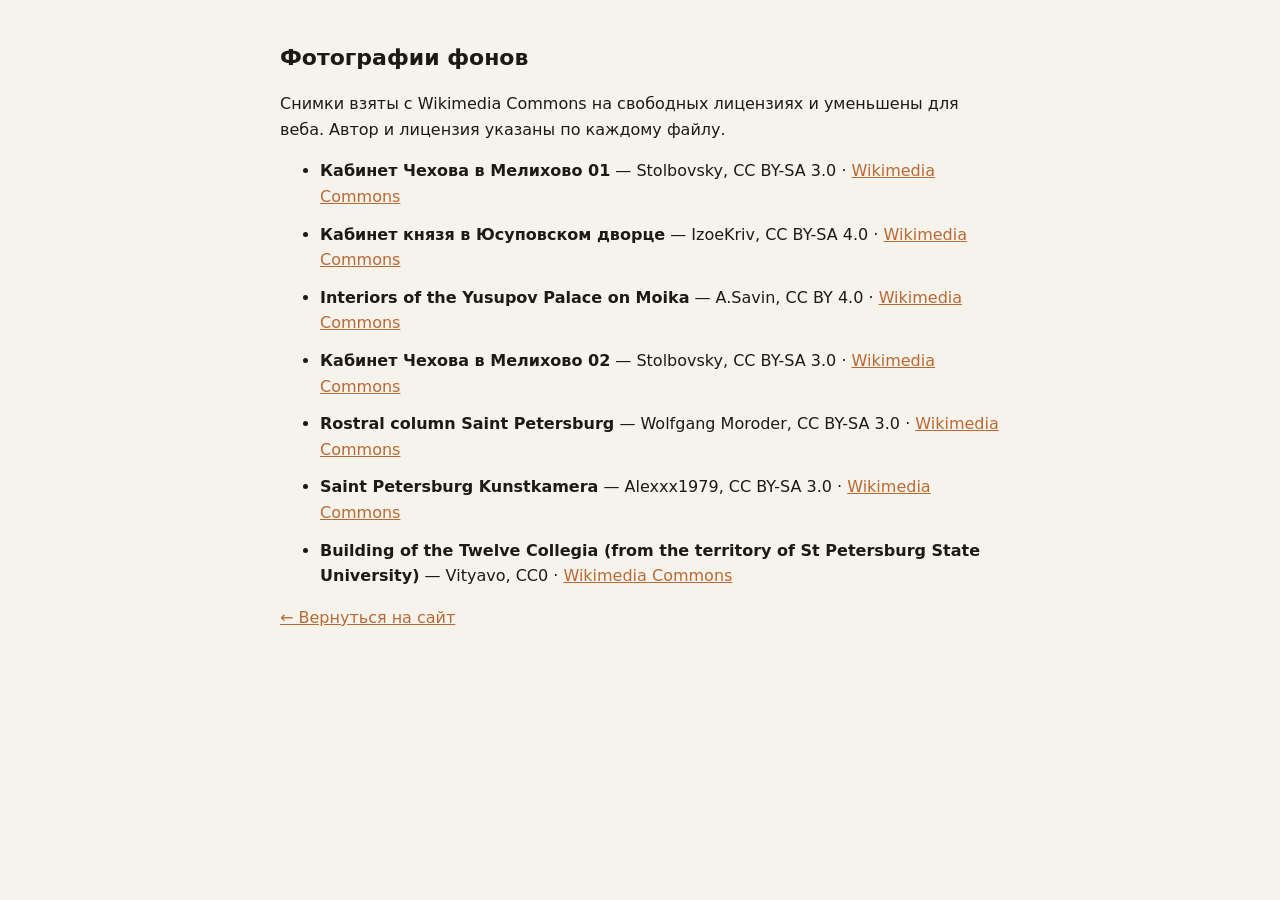
<file: credits.html>
<!doctype html>
<html lang="ru"><head><meta charset="utf-8"><meta name="viewport" content="width=device-width,initial-scale=1"><meta name="robots" content="noindex, nofollow, noarchive"><title>Фотографии фонов — Нотариус Попейко (демо v3)</title><style>body{max-width:720px;margin:40px auto;padding:0 20px;font:16px/1.6 system-ui,Segoe UI,Arial,sans-serif;color:#1c1a17;background:#f6f3ec}h1{font-size:22px}li{margin:0 0 12px}a{color:#b96a34}</style></head><body><h1>Фотографии фонов</h1><p>Снимки взяты с Wikimedia Commons на свободных лицензиях и уменьшены для веба. Автор и лицензия указаны по каждому файлу.</p><ul>
<li><b>Кабинет Чехова в Мелихово 01</b> — Stolbovsky, CC BY-SA 3.0 · <a href="https://commons.wikimedia.org/wiki/File:%D0%9A%D0%B0%D0%B1%D0%B8%D0%BD%D0%B5%D1%82_%D0%A7%D0%B5%D1%85%D0%BE%D0%B2%D0%B0_%D0%B2_%D0%9C%D0%B5%D0%BB%D0%B8%D1%85%D0%BE%D0%B2%D0%BE_01.jpg" target="_blank" rel="noopener">Wikimedia Commons</a></li>
<li><b>Кабинет князя в Юсуповском дворце</b> — IzoeKriv, CC BY-SA 4.0 · <a href="https://commons.wikimedia.org/wiki/File:%D0%9A%D0%B0%D0%B1%D0%B8%D0%BD%D0%B5%D1%82_%D0%BA%D0%BD%D1%8F%D0%B7%D1%8F_%D0%B2_%D0%AE%D1%81%D1%83%D0%BF%D0%BE%D0%B2%D1%81%D0%BA%D0%BE%D0%BC_%D0%B4%D0%B2%D0%BE%D1%80%D1%86%D0%B5.jpg" target="_blank" rel="noopener">Wikimedia Commons</a></li>
<li><b>Interiors of the Yusupov Palace on Moika</b> — A.Savin, CC BY 4.0 · <a href="https://commons.wikimedia.org/wiki/File:20230520_Interiors_of_the_Yusupov_Palace_on_Moika_218.jpg" target="_blank" rel="noopener">Wikimedia Commons</a></li>
<li><b>Кабинет Чехова в Мелихово 02</b> — Stolbovsky, CC BY-SA 3.0 · <a href="https://commons.wikimedia.org/wiki/File:%D0%9A%D0%B0%D0%B1%D0%B8%D0%BD%D0%B5%D1%82_%D0%A7%D0%B5%D1%85%D0%BE%D0%B2%D0%B0_%D0%B2_%D0%9C%D0%B5%D0%BB%D0%B8%D1%85%D0%BE%D0%B2%D0%BE_02.jpg" target="_blank" rel="noopener">Wikimedia Commons</a></li>
<li><b>Rostral column Saint Petersburg</b> — Wolfgang Moroder, CC BY-SA 3.0 · <a href="https://commons.wikimedia.org/wiki/File:Rostral_column_Saint_Petersburg.jpg" target="_blank" rel="noopener">Wikimedia Commons</a></li>
<li><b>Saint Petersburg Kunstkamera</b> — Alexxx1979, CC BY-SA 3.0 · <a href="https://commons.wikimedia.org/wiki/File:Saint_Petersburg_Kunstkamera_IMG_5779_1280.jpg" target="_blank" rel="noopener">Wikimedia Commons</a></li>
<li><b>Building of the Twelve Collegia (from the territory of St Petersburg State University)</b> — Vityavo, CC0 · <a href="https://commons.wikimedia.org/wiki/File:Building_of_the_Twelve_Collegia_(from_the_territory_of_St_Petersburg_State_University).jpg" target="_blank" rel="noopener">Wikimedia Commons</a></li>
</ul><p><a href="index.html">← Вернуться на сайт</a></p></body></html>
</file>
<file: styles.css>
/* Нотариус Попейко М.И. — демо v3. Шрифт Jost (кириллица, локально, замена Geist). */

@font-face{font-family:'Jost';font-style:normal;font-weight:400;font-display:swap;src:url(assets/fonts/jost-400-cyrillic.woff2) format('woff2');unicode-range:U+0301,U+0400-045F,U+0490-0491,U+04B0-04B1,U+2116}
@font-face{font-family:'Jost';font-style:normal;font-weight:400;font-display:swap;src:url(assets/fonts/jost-400-latin-ext.woff2) format('woff2');unicode-range:U+0100-02BA,U+02BD-02C5,U+02C7-02CC,U+02CE-02D7,U+02DD-02FF,U+0304,U+0308,U+0329,U+1D00-1DBF,U+1E00-1E9F,U+1EF2-1EFF,U+2020,U+20A0-20AB,U+20AD-20C0,U+2113,U+2C60-2C7F,U+A720-A7FF}
@font-face{font-family:'Jost';font-style:normal;font-weight:400;font-display:swap;src:url(assets/fonts/jost-400-latin.woff2) format('woff2');unicode-range:U+0000-00FF,U+0131,U+0152-0153,U+02BB-02BC,U+02C6,U+02DA,U+02DC,U+0304,U+0308,U+0329,U+2000-206F,U+20AC,U+2122,U+2191,U+2193,U+2212,U+2215,U+FEFF,U+FFFD}
@font-face{font-family:'Jost';font-style:normal;font-weight:500;font-display:swap;src:url(assets/fonts/jost-500-cyrillic.woff2) format('woff2');unicode-range:U+0301,U+0400-045F,U+0490-0491,U+04B0-04B1,U+2116}
@font-face{font-family:'Jost';font-style:normal;font-weight:500;font-display:swap;src:url(assets/fonts/jost-500-latin-ext.woff2) format('woff2');unicode-range:U+0100-02BA,U+02BD-02C5,U+02C7-02CC,U+02CE-02D7,U+02DD-02FF,U+0304,U+0308,U+0329,U+1D00-1DBF,U+1E00-1E9F,U+1EF2-1EFF,U+2020,U+20A0-20AB,U+20AD-20C0,U+2113,U+2C60-2C7F,U+A720-A7FF}
@font-face{font-family:'Jost';font-style:normal;font-weight:500;font-display:swap;src:url(assets/fonts/jost-500-latin.woff2) format('woff2');unicode-range:U+0000-00FF,U+0131,U+0152-0153,U+02BB-02BC,U+02C6,U+02DA,U+02DC,U+0304,U+0308,U+0329,U+2000-206F,U+20AC,U+2122,U+2191,U+2193,U+2212,U+2215,U+FEFF,U+FFFD}

:root{
  --navy:#00203a;
  --navy-2:#0d3350;
  --copper:#b96a34;
  --copper-2:#c8763e;
  --cream:#f6f3ec;
  --paper:#fbf9f5;
  --ink:#1c1a17;
  --muted:#615a4e;
  --line:#dcd5c6;
  --white:#ffffff;
  --radius:2px;
  --gap-1:8px;
  --gap-2:16px;
  --gap-3:24px;
  --gap-4:40px;
  --fs-root:16px;
  --shadow:0 8px 28px rgba(0,32,58,.12);
}
[data-contrast="1"]{
  --navy:#000000;
  --copper:#7a3c00;
  --cream:#ffffff;
  --paper:#ffffff;
  --ink:#000000;
  --muted:#1a1a1a;
  --line:#000000;
}
*,*::before,*::after{box-sizing:border-box}
html{font-size:var(--fs-root);scroll-behavior:smooth}
@media (prefers-reduced-motion: reduce){
  html{scroll-behavior:auto}
  *,*::before,*::after{animation-duration:.001ms !important;animation-iteration-count:1 !important;transition-duration:.001ms !important;scroll-behavior:auto !important}
}
body{
  margin:0;
  font-family:'Jost','system-ui',sans-serif;
  font-weight:400;
  color:var(--ink);
  background:var(--cream);
  line-height:1.55;
  -webkit-font-smoothing:antialiased;
}
img{max-width:100%;display:block}
a{color:inherit}
h1,h2,h3,h4{font-weight:500;letter-spacing:-.01em;margin:0}
p{margin:0}
ul,ol{margin:0;padding:0}
button{font-family:inherit;cursor:pointer}
.container{width:100%;max-width:1180px;margin:0 auto;padding:0 24px}
@media (min-width:640px){.container{padding:0 40px}}
@media (min-width:1024px){.container{padding:0 64px}}

/* skip link */
.skip-link{position:absolute;left:-9999px;top:0;background:var(--navy);color:#fff;padding:10px 18px;z-index:200}
.skip-link:focus{left:12px;top:12px}

/* ============ ШАПКА ============ */
.site-header{
  position:sticky;top:0;z-index:100;
  background:rgba(251,249,245,.94);
  border-bottom:1px solid var(--line);
  backdrop-filter:saturate(140%) blur(6px);
}
[data-contrast="1"] .site-header{background:#fff}
.site-header .container{display:flex;align-items:center;gap:var(--gap-2);min-height:64px}
.brand{display:flex;align-items:center;gap:12px;text-decoration:none;margin-right:auto;min-width:0;min-height:44px}
.brand__mark{width:40px;height:40px;border-radius:50%;overflow:hidden;flex:none;background:#fff;border:1px solid var(--line)}
.brand__mark img{width:100%;height:100%;object-fit:cover;object-position:52% 48%;transform:scale(2.9)}
.brand__text{display:flex;flex-direction:column;line-height:1.15;min-width:0}
.brand__name{font-size:15px;font-weight:500;color:var(--navy)}
.brand__role{font-size:13px;color:var(--muted);letter-spacing:.04em;text-transform:uppercase}
.main-nav{display:none}
@media (min-width:900px){
  .main-nav{display:flex;gap:22px;font-size:14px}
  .main-nav a{text-decoration:none;color:var(--ink);padding:6px 0;border-bottom:1px solid transparent;transition:border-color .2s,color .2s}
  .main-nav a:hover,.main-nav a:focus-visible,.main-nav a:active{border-color:var(--copper);color:var(--copper)}
}
.header-tools{display:flex;align-items:center;gap:6px;flex:none}
.a11y-btn{
  min-width:44px;min-height:44px;padding:4px 8px;border:1px solid var(--line);background:transparent;border-radius:var(--radius);color:var(--navy);font-size:13px;font-weight:500;
  transition:background-color .2s,color .2s;
}
.a11y-btn:hover,.a11y-btn:focus-visible,.a11y-btn.is-active{background:var(--navy);color:#fff}
.mobile-nav{
  display:none;
  flex-direction:column;
  background:var(--paper);
  border-top:1px solid var(--line);
}
.mobile-nav.is-open{display:flex}
.mobile-nav a{
  display:block;padding:14px 24px;text-decoration:none;color:var(--ink);font-size:.95rem;
  border-bottom:1px solid var(--line);min-height:44px;
}
@media (min-width:900px){
  #navToggle{display:none}
  .mobile-nav{display:none !important}
}
.header-phone{
  display:none;
}
@media (min-width:640px){
  .header-phone{display:inline-flex;align-items:center;min-height:36px;padding:0 14px;border:1px solid var(--navy);border-radius:var(--radius);text-decoration:none;color:var(--navy);font-size:13px;font-weight:500;white-space:nowrap;transition:background-color .2s,color .2s}
  .header-phone:hover,.header-phone:focus-visible,.header-phone:active{background:var(--navy);color:#fff}
}

/* ============ HERO (по промпту talent-collective) ============ */
.hero{
  position:relative;
  height:100svh;
  min-height:560px;
  width:100%;
  overflow:hidden;
  font-family:'Jost',sans-serif;
  color:#fff;
}
.hero__bg{position:absolute;inset:0;background-size:cover;background-position:center;opacity:0;transition:opacity .7s ease-out}
.hero__bg.is-active{opacity:1}
.hero__gradient{position:absolute;inset:0;background:linear-gradient(to bottom, rgba(0,20,36,.62) 0%, rgba(0,20,36,.30) 45%, rgba(0,15,28,.66) 100%)}
.hero__content{position:relative;z-index:2;display:flex;flex-direction:column;justify-content:space-between;height:100%;padding:40px 24px 24px}
@media (min-width:640px){.hero__content{padding:56px 40px 32px}}
@media (min-width:1024px){.hero__content{padding-left:64px;padding-right:64px}}

.hero__top{display:flex;flex-direction:column;gap:32px}
@media (min-width:768px){.hero__top{flex-direction:row;align-items:flex-start;justify-content:space-between;gap:64px}}

.hero__h1{
  max-width:36rem;
  font-size:1.9rem;
  line-height:1.15;
  letter-spacing:-.01em;
  font-weight:400;
  margin:0;
}
@media (min-width:640px){.hero__h1{font-size:3rem}}
@media (min-width:1024px){.hero__h1{font-size:3.8rem}}
.hero__h1 b{font-weight:500;color:#fff}
.hero__h1 .accent{color:#f0c9a2}

.hero__desc-wrap{max-width:22rem}
@media (min-width:768px){.hero__desc-wrap{padding-top:8px}}
.hero__desc{font-size:.92rem;font-weight:400;line-height:1.6;color:rgba(255,255,255,.85)}
@media (min-width:640px){.hero__desc{font-size:1rem}}
.hero__desc-label{display:block;font-size:13px;text-transform:uppercase;letter-spacing:.14em;color:#f0c9a2;margin-bottom:8px}

@keyframes fadeIn{from{opacity:0;transform:translateY(4px)}to{opacity:1;transform:translateY(0)}}
.fade-in{animation:fadeIn .5s ease}

.hero__bottom{display:flex;flex-direction:column;gap:28px}

.picker{display:flex;align-items:flex-end;gap:10px;overflow-x:auto;padding-bottom:4px;scrollbar-width:none}
.picker::-webkit-scrollbar{display:none}
@media (min-width:640px){.picker{gap:14px;overflow-visible;padding-bottom:0}}
.picker__item{display:flex;flex:none;flex-direction:column;align-items:center;gap:8px;background:none;border:0;padding:0;color:#fff}
.picker__dot{width:5px;height:5px;border-radius:50%;background:#fff;opacity:0;transition:opacity .3s}
.picker__item[aria-pressed="true"] .picker__dot{opacity:1}
.picker__thumb{display:block;width:44px;height:44px;border-radius:50%;overflow:hidden;border:2px solid rgba(255,255,255,.35);transition:border-color .25s,transform .25s}
@media (min-width:640px){.picker__thumb{width:58px;height:58px}}
.picker__item[aria-pressed="true"] .picker__thumb,.picker__item:hover .picker__thumb,.picker__item:focus-visible .picker__thumb{border-color:#fff;transform:scale(1.05)}
.picker__thumb img{width:100%;height:100%;object-fit:cover}
.picker__label{display:none}
@media (min-width:640px){.picker__label{display:block;font-size:13px;color:rgba(255,255,255,.7);max-width:80px;text-align:center;line-height:1.2}}

.hero__meta{
  display:flex;flex-wrap:wrap;align-items:center;justify-content:space-between;gap:16px;
  border-top:1px solid rgba(255,255,255,.22);padding-top:18px;font-size:.9rem;font-weight:500;
}
.hero__meta-name{color:#fff}
.hero__meta-role{display:none;color:rgba(255,255,255,.7)}
@media (min-width:640px){.hero__meta-role{display:block}}
.hero__meta-static{display:none;color:rgba(255,255,255,.7)}
@media (min-width:768px){.hero__meta-static{display:block}}
.hero__meta-cta{text-decoration:underline;text-underline-offset:4px;color:#fff;transition:color .2s;min-height:44px;display:inline-flex;align-items:center}
.hero__meta-cta:hover,.hero__meta-cta:focus-visible,.hero__meta-cta:active{color:rgba(255,255,255,.7)}

.hero__scroll{position:absolute;bottom:14px;left:50%;transform:translateX(-50%);z-index:2;color:rgba(255,255,255,.75);font-size:13px;letter-spacing:.16em;text-transform:uppercase;display:none}
@media (min-width:1024px){.hero__scroll{display:block}}

/* ============ ОБЩИЕ СЕКЦИИ ============ */
main section{padding:56px 0}
@media (min-width:900px){main section{padding:88px 0}}
.section--tint{background:var(--paper)}
.section--dark{background:var(--navy);color:#fff}
.section--dark .muted{color:rgba(255,255,255,.65)}
.section--photo{position:relative;color:#fff;background-size:cover;background-position:center}
.section--photo::before{content:"";position:absolute;inset:0;background:linear-gradient(120deg, rgba(0,20,36,.86) 0%, rgba(0,20,36,.72) 55%, rgba(0,20,36,.5) 100%)}
.section--photo .container{position:relative;z-index:1}
.section--photo .muted{color:rgba(255,255,255,.72)}

.eyebrow{display:inline-block;font-size:13px;letter-spacing:.16em;text-transform:uppercase;color:var(--copper);margin-bottom:14px;font-weight:500}
.section--photo .eyebrow,.section--dark .eyebrow{color:#f0c9a2}
h2.h-title{font-size:1.7rem;margin-bottom:20px}
@media (min-width:640px){h2.h-title{font-size:2.1rem}}
.lede{max-width:44rem;color:var(--muted);font-size:1.02rem;margin-bottom:32px}
.section--photo .lede,.section--dark .lede{color:rgba(255,255,255,.82)}
.muted{color:var(--muted)}

.grid-2{display:grid;gap:32px}
@media (min-width:900px){.grid-2{grid-template-columns:1fr 1fr}}
.grid-3{display:grid;gap:28px}
@media (min-width:640px){.grid-3{grid-template-columns:repeat(2,1fr)}}
@media (min-width:1024px){.grid-3{grid-template-columns:repeat(3,1fr)}}

/* факты о нотариусе */
.fact-list{display:flex;flex-direction:column;gap:0;border-top:1px solid var(--line)}
.fact-list div{display:flex;flex-wrap:wrap;justify-content:space-between;gap:4px 20px;padding:14px 0;border-bottom:1px solid var(--line);font-size:.95rem}
.fact-list dt{color:var(--muted);flex:1 1 100%}
.fact-list dd{margin:0;text-align:left;font-weight:500;max-width:100%}
@media (min-width:560px){
  .fact-list div{flex-wrap:nowrap}
  .fact-list dt{flex:0 1 auto}
  .fact-list dd{text-align:right;max-width:60%}
}
.section--dark .fact-list,.section--photo .fact-list{border-color:rgba(255,255,255,.25)}
.section--dark .fact-list div,.section--photo .fact-list div{border-color:rgba(255,255,255,.25)}
.section--dark .fact-list dt,.section--photo .fact-list dt{color:rgba(255,255,255,.65)}

/* услуги */
.svc{border-top:1px solid var(--line)}
.svc__cat{border-bottom:1px solid var(--line)}
.svc__cat > summary{
  list-style:none;cursor:pointer;display:flex;align-items:center;justify-content:space-between;gap:16px;
  padding:18px 4px;font-size:1.05rem;font-weight:500;min-height:44px;
}
.svc__cat > summary::-webkit-details-marker{display:none}
.svc__cat > summary .plus{flex:none;width:22px;height:22px;position:relative}
.svc__cat > summary .plus::before,.svc__cat > summary .plus::after{content:"";position:absolute;background:var(--copper);top:50%;left:50%;transform:translate(-50%,-50%)}
.svc__cat > summary .plus::before{width:14px;height:2px}
.svc__cat > summary .plus::after{width:2px;height:14px;transition:transform .2s}
.svc__cat[open] > summary .plus::after{transform:translate(-50%,-50%) rotate(90deg) scaleY(0)}
.svc__list{list-style:none;padding:0 4px 20px;margin:0;display:grid;gap:10px}
@media (min-width:640px){.svc__list{grid-template-columns:1fr 1fr;column-gap:24px}}
.svc__list li{position:relative;padding-left:16px;font-size:.94rem;color:var(--muted)}
.svc__list li::before{content:"—";position:absolute;left:0;color:var(--copper)}

/* тарифы */
.tariff-note{background:var(--paper);border-left:3px solid var(--copper);padding:16px 20px;font-size:.88rem;color:var(--muted);margin-bottom:28px}
.tariff-table{width:100%;border-collapse:collapse;font-size:.88rem}
.tariff-table caption{text-align:left;font-weight:500;font-size:1rem;padding:22px 0 8px;color:var(--navy);border-top:2px solid var(--navy)}
.tariff-table caption:first-child{border-top:0}
.tariff-table thead th{text-align:left;font-size:13px;text-transform:uppercase;letter-spacing:.06em;color:var(--muted);padding:8px 10px;border-bottom:1px solid var(--line)}
.tariff-table td{padding:12px 10px;border-bottom:1px solid var(--line);vertical-align:top}
.tariff-table td[data-label]{}
.tariff-table .num{white-space:nowrap;font-variant-numeric:tabular-nums}
@media (max-width:719px){
  .tariff-table thead{display:none}
  .tariff-table, .tariff-table tbody, .tariff-table tr, .tariff-table td{display:block;width:100%}
  .tariff-table tr{border-bottom:1px solid var(--line);padding:12px 0}
  .tariff-table td{border:0;padding:4px 0}
  .tariff-table td[data-label]::before{content:attr(data-label);display:block;font-size:13px;text-transform:uppercase;letter-spacing:.05em;color:var(--copper);margin-bottom:2px}
}
.table-scroll{overflow-x:auto}

/* памятки / документы */
.doc-card{border:1px solid var(--line);background:var(--paper);padding:24px;margin-bottom:18px}
.doc-card > summary{list-style:none;cursor:pointer;font-weight:500;font-size:1.02rem;display:flex;justify-content:space-between;gap:16px;min-height:44px;align-items:center}
.doc-card > summary::-webkit-details-marker{display:none}
.doc-card__body{margin-top:16px;padding-top:16px;border-top:1px solid var(--line)}
.doc-card__intro{color:var(--muted);font-size:.92rem;margin-bottom:14px}
.doc-card ul{list-style:none;display:flex;flex-direction:column;gap:8px}
.doc-card li{position:relative;padding-left:18px;font-size:.9rem}
.doc-card li::before{content:"✓";position:absolute;left:0;color:var(--copper);font-weight:600}
.doc-card a.src{display:inline-flex;align-items:center;min-height:44px;margin-top:6px;font-size:13px;color:var(--copper);text-decoration:underline}

/* статьи */
.article-card{border-top:1px solid var(--line);padding:24px 0}
.article-card > summary{list-style:none;cursor:pointer;font-size:1.15rem;font-weight:500;min-height:44px;display:flex;align-items:center;justify-content:space-between;gap:16px}
.article-card > summary::-webkit-details-marker{display:none}
.article-card__body{margin-top:14px;display:flex;flex-direction:column;gap:12px;color:var(--muted);font-size:.94rem;max-width:64rem}
.article-card a.src{display:inline-flex;align-items:center;min-height:44px;font-size:13px;color:var(--copper);text-decoration:underline}

/* отзывы */
.rating-summary{display:flex;flex-wrap:wrap;align-items:baseline;gap:16px;margin-bottom:32px}
.rating-summary__num{font-size:2.6rem;font-weight:500;color:var(--copper)}
.rating-summary__stars{letter-spacing:.06em;color:var(--copper);font-size:1.1rem}
.review-grid{display:grid;gap:20px}
@media (min-width:768px){.review-grid{grid-template-columns:1fr 1fr}}
.review-card{background:rgba(255,255,255,.06);border:1px solid rgba(255,255,255,.2);padding:22px}
.section--dark .review-card,.section--photo .review-card{background:rgba(255,255,255,.06);border-color:rgba(255,255,255,.22)}
.review-card__stars{color:#f0c9a2;font-size:.95rem;margin-bottom:10px}
.review-card__text{font-size:.92rem;line-height:1.6;margin-bottom:14px}
.review-card__meta{display:flex;justify-content:space-between;gap:12px;font-size:13px;color:rgba(255,255,255,.65)}

/* FAQ */
.faq-item{border-bottom:1px solid var(--line)}
.faq-item > summary{list-style:none;cursor:pointer;padding:20px 0;font-weight:500;font-size:1rem;display:flex;justify-content:space-between;gap:16px;min-height:44px;align-items:center}
.faq-item > summary::-webkit-details-marker{display:none}
.faq-item > summary .plus{flex:none;width:20px;height:20px;position:relative}
.faq-item > summary .plus::before,.faq-item > summary .plus::after{content:"";position:absolute;background:var(--copper);top:50%;left:50%;transform:translate(-50%,-50%)}
.faq-item > summary .plus::before{width:13px;height:2px}
.faq-item > summary .plus::after{width:2px;height:13px;transition:transform .2s}
.faq-item[open] > summary .plus::after{transform:translate(-50%,-50%) rotate(90deg) scaleY(0)}
.faq-item__a{padding:0 0 20px;color:var(--muted);font-size:.92rem;max-width:50rem}

/* контакты */
.contact-grid{display:grid;gap:32px}
@media (min-width:900px){.contact-grid{grid-template-columns:1.1fr .9fr}}
.contact-list{list-style:none;display:flex;flex-direction:column;gap:6px;font-size:.95rem}
.contact-list li{padding:6px 0}
.contact-list a{text-decoration:underline;text-underline-offset:3px;display:inline-flex;align-items:center;min-height:44px}
.map-links{display:flex;flex-wrap:wrap;gap:12px;margin-top:20px}
.btn{
  display:inline-flex;align-items:center;justify-content:center;min-height:44px;padding:0 20px;border:1px solid currentColor;
  text-decoration:none;font-size:.88rem;font-weight:500;transition:background-color .2s,color .2s;
}
.btn--copper{color:var(--copper);border-color:var(--copper)}
.btn--copper:hover,.btn--copper:focus-visible,.btn--copper:active{background:var(--copper);color:#fff}
.btn--light{color:#fff;border-color:rgba(255,255,255,.6)}
.btn--light:hover,.btn--light:focus-visible,.btn--light:active{background:#fff;color:var(--navy)}
.requisites{border:1px solid rgba(255,255,255,.25);padding:24px;font-size:.9rem}
.requisites dt{color:rgba(255,255,255,.6);font-size:13px;text-transform:uppercase;letter-spacing:.05em;margin-top:14px}
.requisites dt:first-child{margin-top:0}
.requisites dd{margin:2px 0 0}

/* подвал */
.site-footer{background:var(--navy);color:rgba(255,255,255,.7);padding:36px 0;font-size:.82rem}
.site-footer .container{display:flex;flex-wrap:wrap;justify-content:space-between;gap:16px;align-items:center}
.site-footer a{color:rgba(255,255,255,.85);text-decoration:underline;display:inline-flex;align-items:center;min-height:44px}

.visually-hidden{position:absolute;width:1px;height:1px;overflow:hidden;clip:rect(0,0,0,0);white-space:nowrap}

/* якоря секций с учётом sticky-шапки */
section[id]{scroll-margin-top:76px}
</file>
